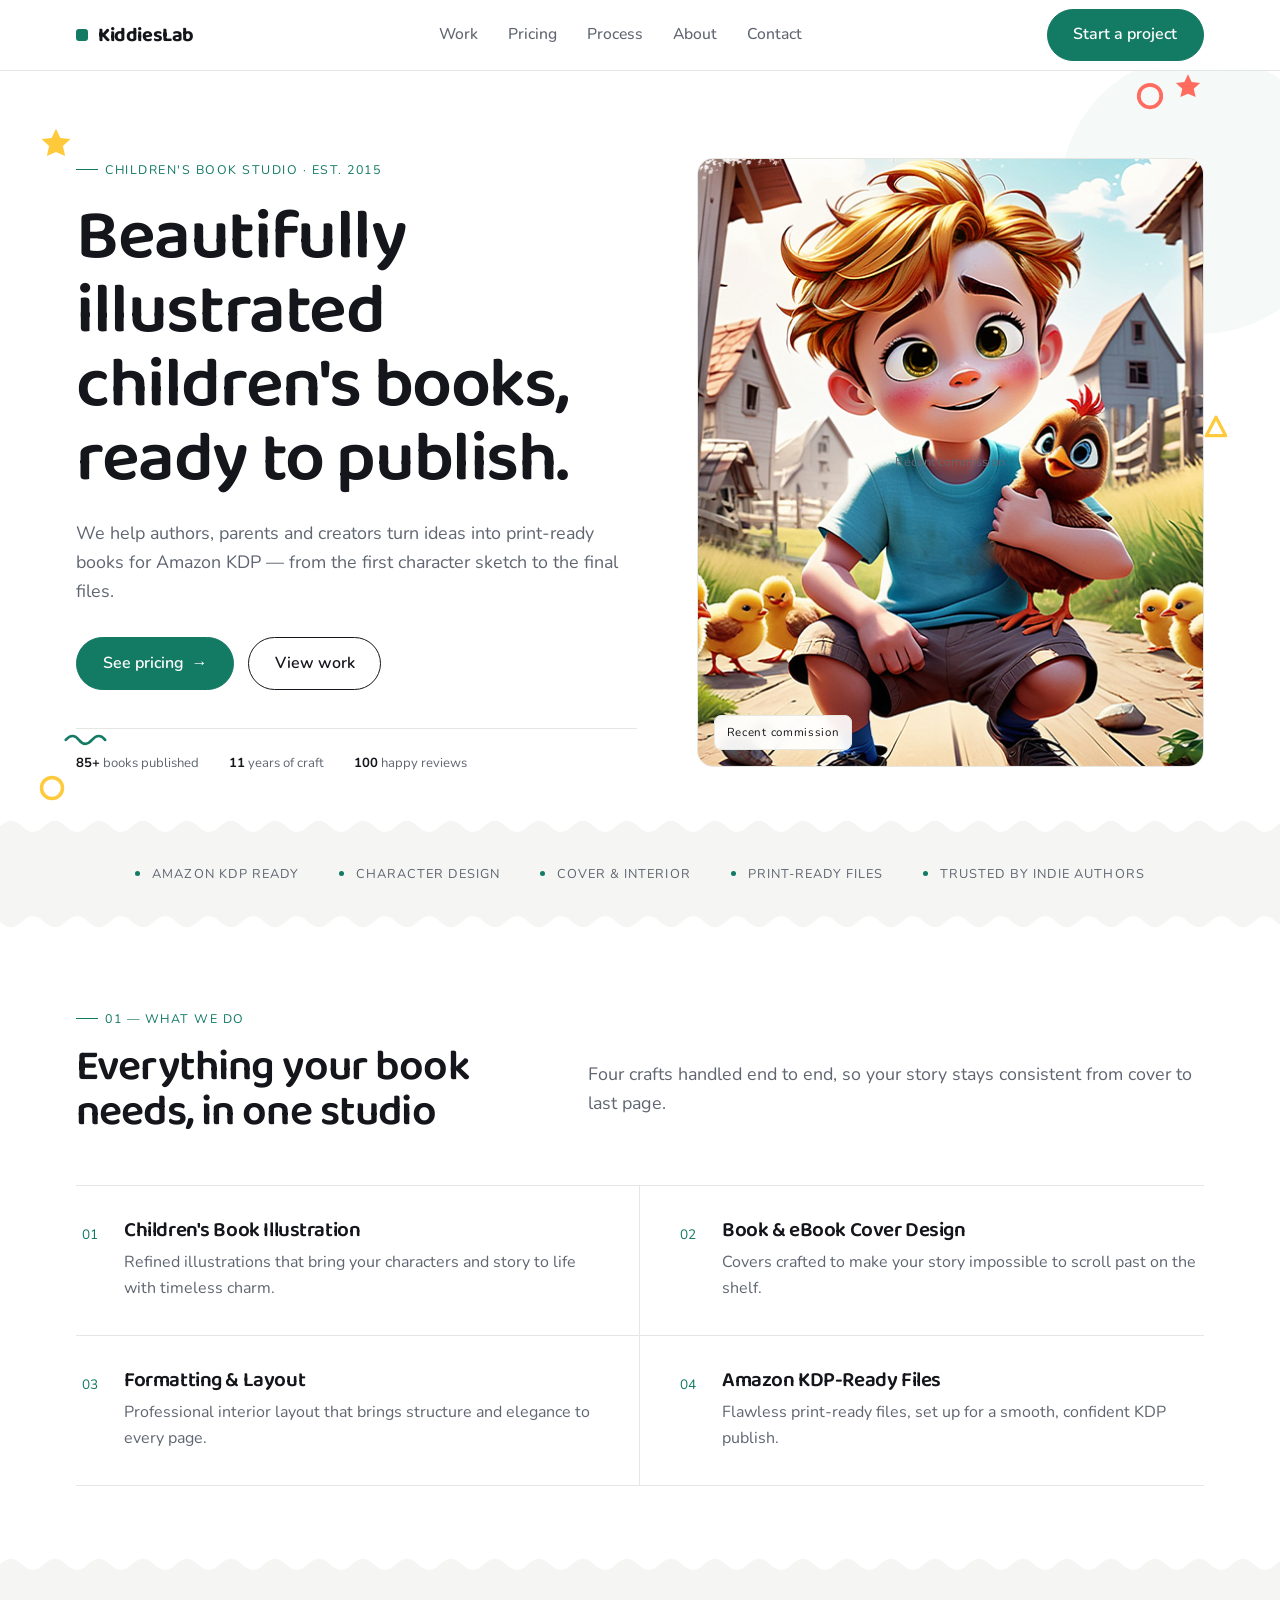
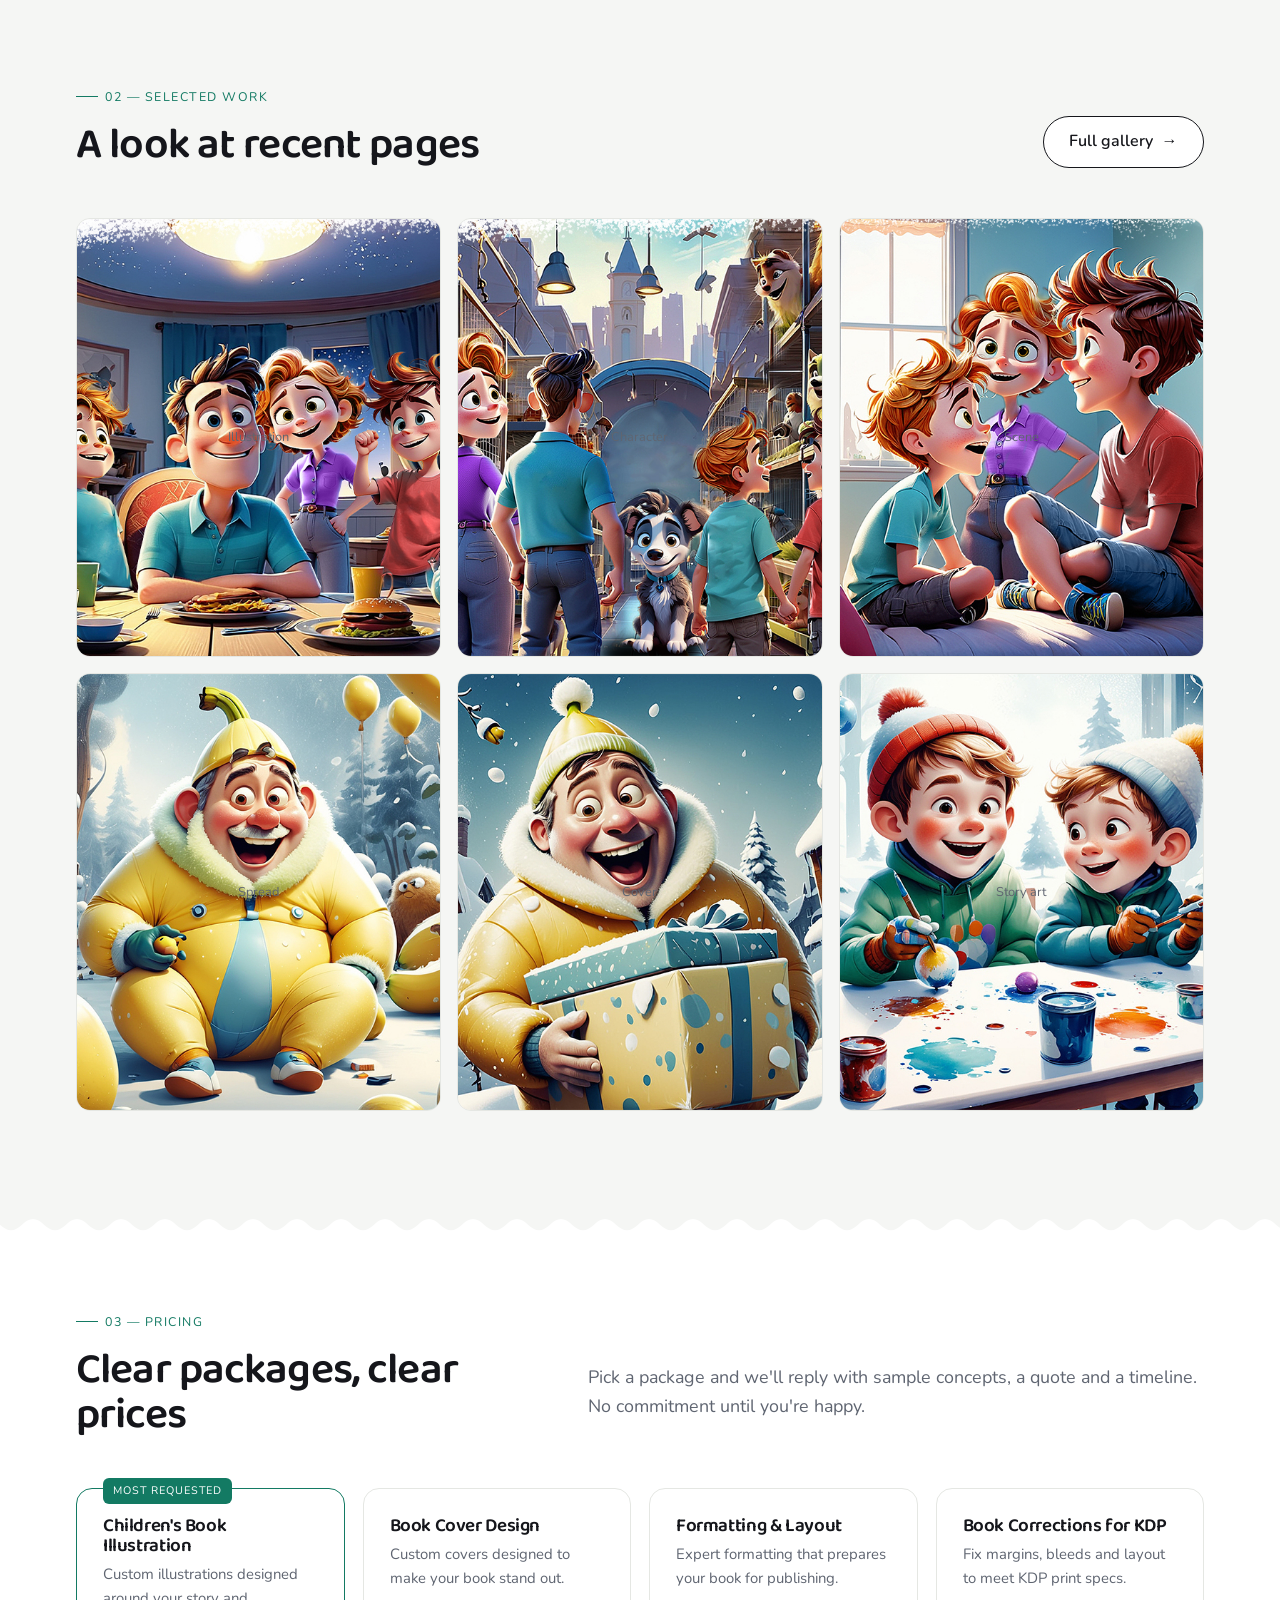
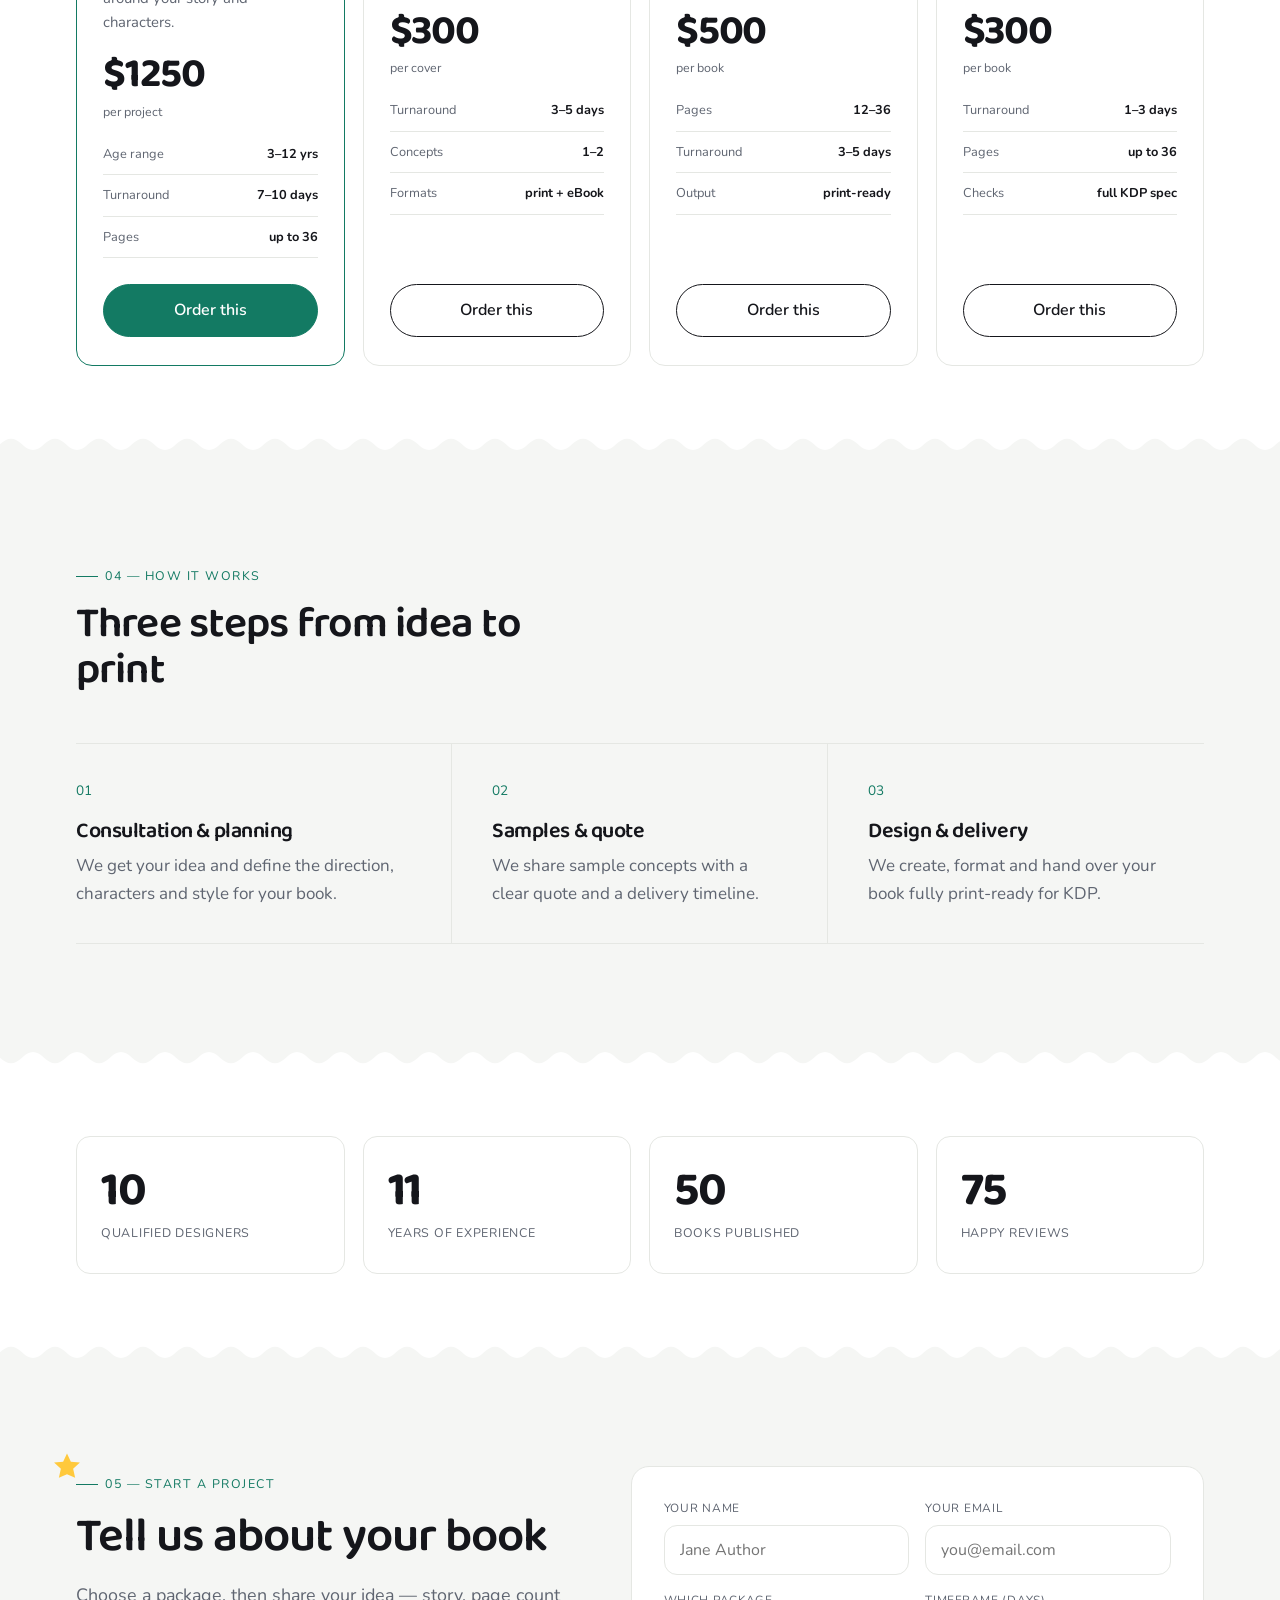
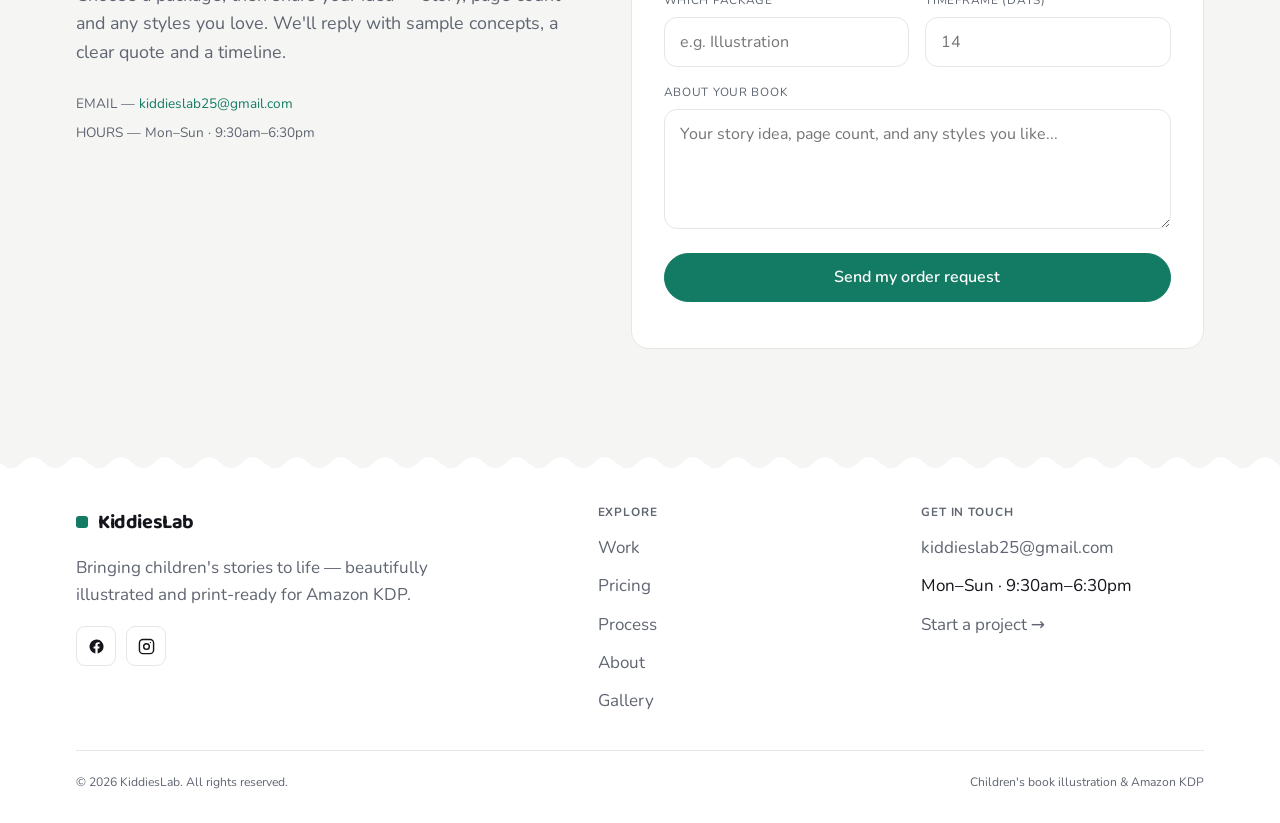
<file: index.html>
<!doctype html>
<html lang="en">
<head>
<meta charset="utf-8">
<meta name="viewport" content="width=device-width, initial-scale=1">
<title>KiddiesLab — Children's Book Illustration &amp; Amazon KDP Studio</title>
<meta name="description" content="A children's book studio. We turn ideas into beautifully illustrated, print-ready books for Amazon KDP — from first sketch to final files.">
<link rel="icon" href="assets/img/favicon.png" type="image/png">
<link rel="preconnect" href="https://fonts.googleapis.com">
<link rel="preconnect" href="https://fonts.gstatic.com" crossorigin>
<link href="https://fonts.googleapis.com/css2?family=Baloo+2:wght@500;600;700;800&family=Nunito:wght@400;500;600;700;800&display=swap" rel="stylesheet">
<style>
:root{
  --bg:#FFFFFF;
  --surface:#F5F6F4;
  --ink:#15161B;
  --muted:#5F6571;
  --line:#E5E7E3;
  --accent:#137A63;
  --accent-d:#0E5E4C;
  --tint:#E8F1ED;
  --maxw:1180px;
  --pad:26px;
}
*{box-sizing:border-box}
html{scroll-behavior:smooth}
body{margin:0;background:var(--bg);color:var(--ink);font-family:"Nunito",system-ui,sans-serif;
  font-size:17px;line-height:1.6;-webkit-font-smoothing:antialiased;overflow-x:hidden}
h1,h2,h3,h4{font-family:"Baloo 2",cursive;font-weight:600;line-height:1.05;margin:0;letter-spacing:-.02em}
a{color:inherit;text-decoration:none}
img{max-width:100%;display:block}
.wrap{max-width:var(--maxw);margin:0 auto;padding:0 var(--pad)}
.muted{color:var(--muted)}
.lead{color:var(--muted);font-size:1.12rem;max-width:56ch}

/* index label (signature) */
.label{font-family:"Nunito",sans-serif;font-size:.78rem;letter-spacing:.12em;text-transform:uppercase;
  color:var(--accent);display:inline-flex;align-items:center;gap:.6em}
.label::before{content:"";width:22px;height:1px;background:var(--accent)}

/* buttons */
.btn{display:inline-flex;align-items:center;gap:.5em;font-family:"Nunito",sans-serif;font-weight:600;font-size:1rem;
  padding:.78em 1.6em;border-radius:999px;border:1px solid var(--ink);background:var(--bg);color:var(--ink);
  cursor:pointer;transition:background .18s,color .18s,border-color .18s,transform .18s}
.btn:hover{transform:translateY(-2px)}
.btn-fill{background:var(--accent);border-color:var(--accent);color:#fff}
.btn-fill:hover{background:var(--accent-d);border-color:var(--accent-d)}
.btn-ghost:hover{background:var(--ink);color:var(--bg)}
.btn:focus-visible{outline:2px solid var(--accent);outline-offset:3px}
.arrow{transition:transform .18s}
.btn:hover .arrow{transform:translateX(3px)}

/* header */
header{position:sticky;top:0;z-index:60;background:rgba(255,255,255,.82);backdrop-filter:blur(12px);border-bottom:1px solid var(--line)}
.nav{display:flex;align-items:center;justify-content:space-between;height:70px}
.brand{display:flex;align-items:center;gap:.5em;font-family:"Baloo 2",cursive;font-weight:700;font-size:1.25rem;letter-spacing:-.02em}
.brand i{width:12px;height:12px;border-radius:3px;background:var(--accent);display:inline-block}
nav.links{display:flex;gap:30px;font-weight:500;font-size:.98rem}
nav.links a{position:relative;color:var(--muted);transition:color .15s}
nav.links a:hover{color:var(--ink)}
.nav-cta{display:flex;align-items:center;gap:14px}
.burger{display:none;width:44px;height:40px;border:1px solid var(--line);border-radius:8px;background:none;cursor:pointer;
  flex-direction:column;align-items:center;justify-content:center;gap:4px}
.burger span{width:18px;height:2px;background:var(--ink);border-radius:2px}

/* hero */
.hero{padding:80px 0 70px}
.hero-grid{display:grid;grid-template-columns:1.05fr .95fr;gap:60px;align-items:center}
.hero h1{font-size:clamp(2.6rem,5.6vw,4.4rem);font-weight:600;margin:22px 0 22px}
.hero .lead{margin-bottom:32px}
.hero-btns{display:flex;flex-wrap:wrap;gap:14px;margin-bottom:38px}
.hero-meta{display:flex;gap:30px;flex-wrap:wrap;font-family:"Nunito",sans-serif;font-size:.82rem;color:var(--muted);
  padding-top:24px;border-top:1px solid var(--line)}
.hero-meta b{color:var(--ink);font-weight:700}
.hero-art{position:relative;border:1px solid var(--line);border-radius:16px;overflow:hidden;aspect-ratio:5/6;
  background:var(--surface)}
.hero-art img{width:100%;height:100%;object-fit:cover}
.hero-art .cap{position:absolute;left:16px;bottom:16px;background:rgba(255,255,255,.92);backdrop-filter:blur(4px);
  font-family:"Nunito",sans-serif;font-size:.72rem;letter-spacing:.06em;padding:7px 12px;border-radius:7px;border:1px solid var(--line)}
.hero-art .ph{position:absolute;inset:0;display:grid;place-items:center;color:var(--muted);font-family:"Nunito",sans-serif;font-size:.8rem}

/* marquee proof */
.proof{background:var(--surface)}
.proof .wrap{display:flex;flex-wrap:wrap;gap:14px 40px;justify-content:center;padding:20px var(--pad);
  font-family:"Nunito",sans-serif;font-size:.8rem;letter-spacing:.08em;text-transform:uppercase;color:var(--muted)}
.proof span{display:inline-flex;align-items:center;gap:12px}
.proof span::before{content:"";width:5px;height:5px;border-radius:50%;background:var(--accent)}

/* section frame */
.section{padding:96px 0}
.section.alt{background:var(--surface)}
.shead{display:flex;justify-content:space-between;align-items:flex-end;gap:30px;margin-bottom:50px;flex-wrap:wrap}
.shead h2{font-size:clamp(1.9rem,3.6vw,2.7rem);font-weight:600;max-width:18ch}
.shead .label{margin-bottom:16px}

/* services list */
.svc-grid{display:grid;grid-template-columns:repeat(2,1fr);gap:0;border-top:1px solid var(--line)}
.svc{display:grid;grid-template-columns:auto 1fr;gap:26px;padding:34px 6px;border-bottom:1px solid var(--line);
  align-items:start;transition:padding-left .2s}
.svc:nth-child(odd){border-right:1px solid var(--line);padding-right:40px}
.svc:nth-child(even){padding-left:40px}
.svc:hover{padding-left:14px}
.svc:nth-child(even):hover{padding-left:54px}
.svc .no{font-family:"Nunito",sans-serif;color:var(--accent);font-size:.85rem;padding-top:4px}
.svc h3{font-size:1.3rem;font-weight:600;margin-bottom:8px}
.svc p{margin:0;color:var(--muted);font-size:1rem}

/* work gallery */
.gal{display:grid;grid-template-columns:repeat(3,1fr);gap:16px}
.tile{position:relative;aspect-ratio:5/6;border:1px solid var(--line);border-radius:14px;overflow:hidden;background:var(--surface)}
.tile img{width:100%;height:100%;object-fit:cover;transition:transform .5s ease}
.tile:hover img{transform:scale(1.05)}
.tile .ph{position:absolute;inset:0;display:grid;place-items:center;color:var(--muted);font-family:"Nunito",sans-serif;font-size:.8rem}
.tile .cap{position:absolute;left:0;right:0;bottom:0;padding:14px 16px;color:#fff;font-family:"Nunito",sans-serif;
  font-size:.74rem;letter-spacing:.06em;background:linear-gradient(transparent,rgba(21,22,27,.78));opacity:0;transition:opacity .25s}
.tile:hover .cap{opacity:1}

/* pricing */
.pricing{display:grid;grid-template-columns:repeat(4,1fr);gap:18px}
.plan{display:flex;flex-direction:column;border:1px solid var(--line);border-radius:16px;padding:28px 26px;background:var(--bg);
  transition:transform .2s,box-shadow .2s}
.plan:hover{transform:translateY(-5px);box-shadow:0 18px 40px -24px rgba(21,22,27,.28)}
.plan.feat{border-color:var(--accent);background:var(--bg);position:relative}
.plan.feat::after{content:"Most requested";position:absolute;top:-11px;left:26px;background:var(--accent);color:#fff;
  font-family:"Nunito",sans-serif;font-size:.68rem;letter-spacing:.08em;text-transform:uppercase;padding:4px 10px;border-radius:6px}
.plan h3{font-size:1.18rem;font-weight:600;margin-bottom:6px}
.plan .pdesc{color:var(--muted);font-size:.93rem;margin:0 0 20px;min-height:2.4em}
.plan .price{font-family:"Baloo 2",cursive;font-weight:700;font-size:2.6rem;line-height:1;letter-spacing:-.03em}
.plan .per{font-family:"Nunito",sans-serif;font-size:.78rem;color:var(--muted);margin:6px 0 22px}
.spec{list-style:none;padding:0;margin:0 0 26px;display:grid;gap:10px;font-size:.9rem}
.spec li{display:flex;justify-content:space-between;font-family:"Nunito",sans-serif;font-size:.8rem;color:var(--muted);
  padding-bottom:10px;border-bottom:1px solid var(--line)}
.spec li b{color:var(--ink);font-weight:700}
.plan .btn{margin-top:auto;justify-content:center;width:100%}

/* process */
.steps{display:grid;grid-template-columns:repeat(3,1fr);gap:0;border-top:1px solid var(--line)}
.pstep{padding:36px 30px 36px 0;border-bottom:1px solid var(--line)}
.pstep:not(:last-child){border-right:1px solid var(--line);padding-right:40px}
.pstep:not(:first-child){padding-left:40px}
.pstep .no{font-family:"Nunito",sans-serif;color:var(--accent);font-size:.85rem;margin-bottom:18px;display:block}
.pstep h3{font-size:1.35rem;font-weight:600;margin-bottom:10px}
.pstep p{margin:0;color:var(--muted)}

/* stats */
.stats{display:grid;grid-template-columns:repeat(4,1fr);gap:18px}
.stat{padding:30px 24px;border:1px solid var(--line);border-radius:14px;background:var(--bg)}
.stat .num{font-family:"Baloo 2",cursive;font-weight:700;font-size:3rem;line-height:1;letter-spacing:-.03em}
.stat p{margin:8px 0 0;font-family:"Nunito",sans-serif;font-size:.78rem;text-transform:uppercase;letter-spacing:.06em;color:var(--muted)}

/* order */
.order-grid{display:grid;grid-template-columns:1fr 1.15fr;gap:56px;align-items:start}
.order-grid h2{font-size:clamp(2rem,4vw,3rem);font-weight:600;margin:18px 0 18px}
.contactline{font-family:"Nunito",sans-serif;font-size:.85rem;color:var(--muted);margin-top:26px;display:grid;gap:8px}
.contactline a{color:var(--accent)}
form.order{border:1px solid var(--line);border-radius:18px;padding:32px;background:var(--bg)}
.frow{display:grid;grid-template-columns:1fr 1fr;gap:16px}
.field{margin-bottom:16px}
label{display:block;font-family:"Nunito",sans-serif;font-size:.74rem;letter-spacing:.06em;text-transform:uppercase;color:var(--muted);margin-bottom:7px}
input,textarea{width:100%;font-family:"Nunito",sans-serif;font-size:1rem;padding:13px 15px;border:1px solid var(--line);
  border-radius:13px;background:var(--bg);color:var(--ink);transition:border-color .15s}
input:focus,textarea:focus{outline:none;border-color:var(--accent)}
textarea{min-height:120px;resize:vertical}
.formmsg{margin:14px 0 0;font-family:"Nunito",sans-serif;font-size:.85rem}
.formmsg.ok{color:var(--accent)}.formmsg.err{color:#C0392B}

/* footer */
footer{border-top:1px solid var(--line);padding:60px 0 30px}
.fgrid{display:grid;grid-template-columns:1.7fr 1fr 1fr;gap:40px;padding-bottom:36px;border-bottom:1px solid var(--line)}
footer h4{font-family:"Nunito",sans-serif;font-size:.74rem;letter-spacing:.08em;text-transform:uppercase;color:var(--muted);margin-bottom:16px;font-weight:700}
.fmenu{list-style:none;padding:0;margin:0;display:grid;gap:11px}
.fmenu a{color:var(--muted)}.fmenu a:hover{color:var(--ink)}
.social{display:flex;gap:10px;margin-top:18px}
.social a{width:40px;height:40px;border:1px solid var(--line);border-radius:9px;display:grid;place-items:center;color:var(--ink);transition:.18s}
.social a:hover{background:var(--accent);border-color:var(--accent);color:#fff}
.copy{padding-top:22px;display:flex;justify-content:space-between;flex-wrap:wrap;gap:10px;
  font-family:"Nunito",sans-serif;font-size:.76rem;color:var(--muted)}

.reveal{opacity:0;transform:translateY(20px);transition:opacity .6s ease,transform .6s ease}
.reveal.in{opacity:1;transform:none}

@media(max-width:920px){
  .hero-grid{grid-template-columns:1fr;gap:40px}
  .hero-art{max-width:440px}
  .svc-grid{grid-template-columns:1fr}
  .svc,.svc:nth-child(odd){border-right:none;padding:30px 6px}
  .svc:nth-child(even){padding-left:6px}
  .gal{grid-template-columns:repeat(2,1fr)}
  .pricing{grid-template-columns:repeat(2,1fr)}
  .steps{grid-template-columns:1fr}
  .pstep,.pstep:not(:last-child){border-right:none;padding:30px 0}
  .pstep:not(:first-child){padding-left:0}
  .stats{grid-template-columns:repeat(2,1fr)}
  .order-grid{grid-template-columns:1fr;gap:34px}
  .fgrid{grid-template-columns:1fr;gap:28px}
}
@media(max-width:620px){
  nav.links,.nav-cta .btn{display:none}
  .burger{display:flex}
  nav.links.open{display:flex;position:absolute;top:70px;left:0;right:0;flex-direction:column;background:var(--bg);
    border-bottom:1px solid var(--line);padding:18px var(--pad);gap:16px}
  .section{padding:64px 0}
  .gal,.pricing,.stats{grid-template-columns:1fr}
  .frow{grid-template-columns:1fr}
  .hero-btns .btn{flex:1;justify-content:center}
}
@media(prefers-reduced-motion:reduce){*{animation:none!important;transition:none!important;scroll-behavior:auto}.reveal{opacity:1;transform:none}}

/* playful shapes */
:root{--c-sun:#FFC93C;--c-coral:#FF6B5E;--c-sky:#54B8E0}
.wrap{position:relative;z-index:1}
.shapes{position:absolute;inset:0;overflow:hidden;pointer-events:none;z-index:0}
.shapes .sh{position:absolute;display:block;animation:bob 6s ease-in-out infinite}
.shapes .spin{animation:spin 20s linear infinite}
.shapes .blob{position:absolute;border-radius:50%;opacity:.45}
@keyframes bob{0%,100%{transform:translateY(0) rotate(0)}50%{transform:translateY(-13px) rotate(9deg)}}
@keyframes spin{to{transform:rotate(360deg)}}
@media(max-width:620px){.shapes .sh{transform:scale(.8)}.shapes .hide-sm{display:none}}
@media(prefers-reduced-motion:reduce){.shapes .sh,.shapes .spin{animation:none}}

/* wavy section edges */
.section.alt,.proof{position:relative}
.section.alt::before,.section.alt::after,.proof::before,.proof::after{
  content:"";position:absolute;left:0;width:100%;height:30px;background:var(--surface);
  z-index:1;pointer-events:none;
  -webkit-mask:url("data:image/svg+xml;utf8,<svg xmlns='http://www.w3.org/2000/svg' width='40' height='40' viewBox='0 0 40 40' preserveAspectRatio='none'><path d='M0 15 q10 -15 20 0 t20 0 V40 H0 Z' fill='white'/></svg>") repeat-x;mask:url("data:image/svg+xml;utf8,<svg xmlns='http://www.w3.org/2000/svg' width='40' height='40' viewBox='0 0 40 40' preserveAspectRatio='none'><path d='M0 15 q10 -15 20 0 t20 0 V40 H0 Z' fill='white'/></svg>") repeat-x;
  -webkit-mask-size:44px 30px;mask-size:44px 30px}
.section.alt::before,.proof::before{top:-29px}
.section.alt::after,.proof::after{bottom:-29px;transform:scaleY(-1)}
</style>
</head>
<body>

<!-- HEADER -->
<header>
  <div class="wrap nav">
    <a class="brand" href="index.html"><i></i>KiddiesLab</a>
    <nav class="links" id="menu">
      <a href="#work">Work</a>
      <a href="#pricing">Pricing</a>
      <a href="#process">Process</a>
      <a href="about.html">About</a>
      <a href="contact.html">Contact</a>
    </nav>
    <div class="nav-cta">
      <a href="#order" class="btn btn-fill">Start a project</a>
      <button class="burger" id="burger" aria-label="Menu"><span></span><span></span><span></span></button>
    </div>
  </div>
</header>

<!-- HERO -->
<section class="hero">
  <div class="shapes" aria-hidden="true">
    <span class="blob hide-sm" style="width:280px;height:280px;background:var(--tint);top:6%;right:-60px"></span>
    <span class="sh" style="top:14%;left:3%;width:36px"><svg viewBox="0 0 24 24" fill="var(--c-sun)"><path d="M12 1.8l2.9 6.2 6.8.7-5.1 4.6 1.5 6.7L12 17.4 5.9 20l1.5-6.7L2.3 8.7l6.8-.7z"/></svg></span>
    <span class="sh spin" style="top:9%;right:9%;width:30px"><svg viewBox="0 0 24 24" fill="none" stroke="var(--c-coral)" stroke-width="3"><circle cx="12" cy="12" r="9"/></svg></span>
    <span class="sh hide-sm" style="bottom:16%;left:5%;width:56px;animation-delay:.7s"><svg viewBox="0 0 64 18" fill="none" stroke="var(--accent)" stroke-width="3" stroke-linecap="round"><path d="M2 9q8-9 15 0t15 0 15 0"/></svg></span>
    <span class="sh" style="top:46%;right:4%;width:26px;animation-delay:1.1s"><svg viewBox="0 0 24 24" fill="none" stroke="var(--c-sun)" stroke-width="3" stroke-linejoin="round"><path d="M12 3l9 17H3z"/></svg></span>
    <span class="sh hide-sm" style="bottom:24%;right:14%;width:22px;animation-delay:.4s"><svg viewBox="0 0 24 24" fill="none" stroke="var(--c-coral)" stroke-width="3" stroke-linecap="round"><path d="M12 4v16M4 12h16"/></svg></span>
  </div>
  <div class="wrap hero-grid">
    <div class="reveal">
      <span class="label">Children's book studio · est. 2015</span>
      <h1>Beautifully illustrated children's books, ready to publish.</h1>
      <p class="lead">We help authors, parents and creators turn ideas into print-ready books for Amazon KDP — from the first character sketch to the final files.</p>
      <div class="hero-btns">
        <a href="#pricing" class="btn btn-fill">See pricing <span class="arrow">→</span></a>
        <a href="#work" class="btn btn-ghost">View work</a>
      </div>
      <div class="hero-meta">
        <span><b>85+</b> books published</span>
        <span><b>11</b> years of craft</span>
        <span><b>100</b> happy reviews</span>
      </div>
    </div>
    <div class="hero-art reveal">
      <div class="ph">Recent commission</div>
      <img src="assets/img/project/p-1.jpg" alt="Recent children's book illustration" onerror="this.remove()">
      <span class="cap">Recent commission</span>
    </div>
  </div>
</section>

<!-- PROOF -->
<div class="proof">
  <div class="wrap">
    <span>Amazon KDP ready</span>
    <span>Character design</span>
    <span>Cover &amp; interior</span>
    <span>Print-ready files</span>
    <span>Trusted by indie authors</span>
  </div>
</div>

<!-- SERVICES -->
<section class="section" id="services">
  <div class="wrap">
    <div class="shead reveal">
      <div>
        <span class="label">01 — What we do</span>
        <h2>Everything your book needs, in one studio</h2>
      </div>
      <p class="lead">Four crafts handled end to end, so your story stays consistent from cover to last page.</p>
    </div>
    <div class="svc-grid">
      <div class="svc reveal"><span class="no">01</span><div><h3>Children's Book Illustration</h3><p>Refined illustrations that bring your characters and story to life with timeless charm.</p></div></div>
      <div class="svc reveal"><span class="no">02</span><div><h3>Book &amp; eBook Cover Design</h3><p>Covers crafted to make your story impossible to scroll past on the shelf.</p></div></div>
      <div class="svc reveal"><span class="no">03</span><div><h3>Formatting &amp; Layout</h3><p>Professional interior layout that brings structure and elegance to every page.</p></div></div>
      <div class="svc reveal"><span class="no">04</span><div><h3>Amazon KDP-Ready Files</h3><p>Flawless print-ready files, set up for a smooth, confident KDP publish.</p></div></div>
    </div>
  </div>
</section>

<!-- WORK -->
<section class="section alt" id="work">
  <div class="wrap">
    <div class="shead reveal">
      <div>
        <span class="label">02 — Selected work</span>
        <h2>A look at recent pages</h2>
      </div>
      <a href="gallery.html" class="btn btn-ghost">Full gallery <span class="arro,w">→</span></a>
    </div>
    <div class="gal">
      <div class="tile reveal"><div class="ph">Illustration</div><img src="assets/img/project/p-2.jpg" alt="Children's book illustration" onerror="this.remove()"><span class="cap">Picture-book illustration</span></div>
      <div class="tile reveal"><div class="ph">Character</div><img src="assets/img/project/p-3.jpg" alt="Character design" onerror="this.remove()"><span class="cap">Character design</span></div>
      <div class="tile reveal"><div class="ph">Scene</div><img src="assets/img/project/p-4.jpg" alt="Scene illustration" onerror="this.remove()"><span class="cap">Scene illustration</span></div>
      <div class="tile reveal"><div class="ph">Spread</div><img src="assets/img/project/p-5.jpg" alt="Page spread" onerror="this.remove()"><span class="cap">Page spread</span></div>
      <div class="tile reveal"><div class="ph">Cover</div><img src="assets/img/project/p-6.jpg" alt="Cover artwork" onerror="this.remove()"><span class="cap">Cover artwork</span></div>
      <div class="tile reveal"><div class="ph">Story art</div><img src="assets/img/project/p-7.jpg" alt="Story illustration" onerror="this.remove()"><span class="cap">Story illustration</span></div>
    </div>
  </div>
</section>

<!-- PRICING -->
<section class="section" id="pricing">
  <div class="shapes" aria-hidden="true">
    <span class="sh" style="top:8%;right:6%;width:30px"><svg viewBox="0 0 24 24" fill="var(--c-coral)"><path d="M12 1.8l2.9 6.2 6.8.7-5.1 4.6 1.5 6.7L12 17.4 5.9 20l1.5-6.7L2.3 8.7l6.8-.7z"/></svg></span>
    <span class="sh spin hide-sm" style="bottom:10%;left:3%;width:28px;animation-delay:.5s"><svg viewBox="0 0 24 24" fill="none" stroke="var(--c-sun)" stroke-width="3"><circle cx="12" cy="12" r="9"/></svg></span>
  </div>
  <div class="wrap">
    <div class="shead reveal">
      <div>
        <span class="label">03 — Pricing</span>
        <h2>Clear packages, clear prices</h2>
      </div>
      <p class="lead">Pick a package and we'll reply with sample concepts, a quote and a timeline. No commitment until you're happy.</p>
    </div>
    <div class="pricing">

      <div class="plan feat reveal">
        <h3>Children's Book Illustration</h3>
        <p class="pdesc">Custom illustrations designed around your story and characters.</p>
        <div class="price">$1250</div>
        <div class="per">per project</div>
        <ul class="spec">
          <li>Age range <b>3–12 yrs</b></li>
          <li>Turnaround <b>7–10 days</b></li>
          <li>Pages <b>up to 36</b></li>
        </ul>
        <a href="#order" class="btn btn-fill order-btn" data-package="Children's Book Illustration">Order this</a>
      </div>

      <div class="plan reveal">
        <h3>Book Cover Design</h3>
        <p class="pdesc">Custom covers designed to make your book stand out.</p>
        <div class="price">$300</div>
        <div class="per">per cover</div>
        <ul class="spec">
          <li>Turnaround <b>3–5 days</b></li>
          <li>Concepts <b>1–2</b></li>
          <li>Formats <b>print + eBook</b></li>
        </ul>
        <a href="#order" class="btn btn-ghost order-btn" data-package="Book Cover Design">Order this</a>
      </div>

      <div class="plan reveal">
        <h3>Formatting &amp; Layout</h3>
        <p class="pdesc">Expert formatting that prepares your book for publishing.</p>
        <div class="price">$500</div>
        <div class="per">per book</div>
        <ul class="spec">
          <li>Pages <b>12–36</b></li>
          <li>Turnaround <b>3–5 days</b></li>
          <li>Output <b>print-ready</b></li>
        </ul>
        <a href="#order" class="btn btn-ghost order-btn" data-package="Formatting & Layout">Order this</a>
      </div>

      <div class="plan reveal">
        <h3>Book Corrections for KDP</h3>
        <p class="pdesc">Fix margins, bleeds and layout to meet KDP print specs.</p>
        <div class="price">$300</div>
        <div class="per">per book</div>
        <ul class="spec">
          <li>Turnaround <b>1–3 days</b></li>
          <li>Pages <b>up to 36</b></li>
          <li>Checks <b>full KDP spec</b></li>
        </ul>
        <a href="#order" class="btn btn-ghost order-btn" data-package="Book Corrections for KDP">Order this</a>
      </div>

    </div>
  </div>
</section>

<!-- PROCESS -->
<section class="section alt" id="process">
  <div class="wrap">
    <div class="shead reveal">
      <div>
        <span class="label">04 — How it works</span>
        <h2>Three steps from idea to print</h2>
      </div>
    </div>
    <div class="steps">
      <div class="pstep reveal"><span class="no">01</span><h3>Consultation &amp; planning</h3><p>We get your idea and define the direction, characters and style for your book.</p></div>
      <div class="pstep reveal"><span class="no">02</span><h3>Samples &amp; quote</h3><p>We share sample concepts with a clear quote and a delivery timeline.</p></div>
      <div class="pstep reveal"><span class="no">03</span><h3>Design &amp; delivery</h3><p>We create, format and hand over your book fully print-ready for KDP.</p></div>
    </div>
  </div>
</section>

<!-- STATS -->
<section class="section" id="stats">
  <div class="wrap">
    <div class="stats">
      <div class="stat reveal"><div class="num" data-count="10">10</div><p>Qualified designers</p></div>
      <div class="stat reveal"><div class="num" data-count="11">11</div><p>Years of experience</p></div>
      <div class="stat reveal"><div class="num" data-count="85">85</div><p>Books published</p></div>
      <div class="stat reveal"><div class="num" data-count="100">100</div><p>Happy reviews</p></div>
    </div>
  </div>
</section>

<!-- ORDER -->
<section class="section alt" id="order">
  <div class="shapes" aria-hidden="true">
    <span class="sh" style="top:12%;left:4%;width:32px"><svg viewBox="0 0 24 24" fill="var(--c-sun)"><path d="M12 1.8l2.9 6.2 6.8.7-5.1 4.6 1.5 6.7L12 17.4 5.9 20l1.5-6.7L2.3 8.7l6.8-.7z"/></svg></span>
    <span class="sh hide-sm" style="bottom:14%;right:6%;width:50px;animation-delay:.8s"><svg viewBox="0 0 64 18" fill="none" stroke="var(--c-coral)" stroke-width="3" stroke-linecap="round"><path d="M2 9q8-9 15 0t15 0 15 0"/></svg></span>
    <span class="sh spin hide-sm" style="top:20%;right:10%;width:24px;animation-delay:.3s"><svg viewBox="0 0 24 24" fill="none" stroke="var(--accent)" stroke-width="3"><circle cx="12" cy="12" r="9"/></svg></span>
  </div>
  <div class="wrap">
    <div class="order-grid">
      <div class="reveal">
        <span class="label">05 — Start a project</span>
        <h2>Tell us about your book</h2>
        <p class="lead">Choose a package, then share your idea — story, page count and any styles you love. We'll reply with sample concepts, a clear quote and a timeline.</p>
        <div class="contactline">
          <span>EMAIL — <a href="mailto:kiddieslab25@gmail.com">kiddieslab25@gmail.com</a></span>
          <span>HOURS — Mon–Sun · 9:30am–6:30pm</span>
        </div>
      </div>
      <form class="order reveal" action="https://formspree.io/f/mrergoro" method="POST">
        <div class="frow">
          <div class="field"><label for="name">Your name</label><input id="name" name="Name" type="text" placeholder="Jane Author" required></div>
          <div class="field"><label for="email">Your email</label><input id="email" name="Email" type="email" placeholder="you@email.com" required></div>
        </div>
        <div class="frow">
          <div class="field"><label for="pkg">Which package</label><input id="pkg" name="Package" type="text" placeholder="e.g. Illustration"></div>
          <div class="field"><label for="time">Timeframe (days)</label><input id="time" name="Time-Frame" type="number" placeholder="14"></div>
        </div>
        <div class="field"><label for="msg">About your book</label><textarea id="msg" name="Message" placeholder="Your story idea, page count, and any styles you like..."></textarea></div>
        <button type="submit" class="btn btn-fill" style="width:100%;justify-content:center">Send my order request</button>
        <p class="formmsg" id="formmsg"></p>
      </form>
    </div>
  </div>
</section>

<!-- FOOTER -->
<footer>
  <div class="wrap">
    <div class="fgrid">
      <div>
        <a class="brand" href="index.html"><i></i>KiddiesLab</a>
        <p class="muted" style="margin:16px 0 0;max-width:36ch">Bringing children's stories to life — beautifully illustrated and print-ready for Amazon KDP.</p>
        <div class="social">
          <a href="https://www.facebook.com/share/1ELShEv9VH/?mibextid=LQQJ4d" aria-label="Facebook"><svg width="17" height="17" viewBox="0 0 24 24" fill="currentColor"><path d="M22 12a10 10 0 1 0-11.6 9.9v-7H7.9V12h2.5V9.8c0-2.5 1.5-3.9 3.8-3.9 1.1 0 2.2.2 2.2.2v2.5h-1.2c-1.2 0-1.6.8-1.6 1.6V12h2.7l-.4 2.9h-2.3v7A10 10 0 0 0 22 12z"/></svg></a>
          <a href="https://www.instagram.com/kiddieslab_?igsh=MTBuODVjdjBvNGd0bg%3D%3D&utm_source=qr" aria-label="Instagram"><svg width="17" height="17" viewBox="0 0 24 24" fill="none" stroke="currentColor" stroke-width="2"><rect x="2" y="2" width="20" height="20" rx="5"/><circle cx="12" cy="12" r="4"/><circle cx="17.5" cy="6.5" r="1" fill="currentColor" stroke="none"/></svg></a>
        </div>
      </div>
      <div>
        <h4>Explore</h4>
        <ul class="fmenu">
          <li><a href="#work">Work</a></li>
          <li><a href="#pricing">Pricing</a></li>
          <li><a href="#process">Process</a></li>
          <li><a href="about.html">About</a></li>
          <li><a href="gallery.html">Gallery</a></li>
        </ul>
      </div>
      <div>
        <h4>Get in touch</h4>
        <ul class="fmenu">
          <li><a href="mailto:kiddieslab25@gmail.com">kiddieslab25@gmail.com</a></li>
          <li>Mon–Sun · 9:30am–6:30pm</li>
          <li><a href="#order">Start a project →</a></li>
        </ul>
      </div>
    </div>
    <div class="copy">
      <span>© 2026 KiddiesLab. All rights reserved.</span>
      <span>Children's book illustration &amp; Amazon KDP</span>
    </div>
  </div>
</footer>

<script>
var burger=document.getElementById('burger'),menu=document.getElementById('menu');
burger&&burger.addEventListener('click',function(){menu.classList.toggle('open')});
menu&&menu.addEventListener('click',function(e){if(e.target.tagName==='A')menu.classList.remove('open')});

document.addEventListener('click',function(e){
  var b=e.target.closest('.order-btn');if(!b)return;
  var f=document.getElementById('pkg');if(f)f.value=b.getAttribute('data-package');
});

var io=new IntersectionObserver(function(es){
  es.forEach(function(en){if(en.isIntersecting){en.target.classList.add('in');io.unobserve(en.target);}});
},{threshold:.12});
document.querySelectorAll('.reveal').forEach(function(el){io.observe(el)});

var counted=false;
function countUp(){
  if(counted)return;var s=document.querySelector('.stats');if(!s)return;
  if(s.getBoundingClientRect().top>window.innerHeight-80)return;counted=true;
  document.querySelectorAll('.num').forEach(function(el){
    var t=+el.dataset.count,c=0,step=Math.max(1,Math.round(t/40));
    var iv=setInterval(function(){c+=step;if(c>=t){c=t;clearInterval(iv)}el.textContent=c},26);
  });
}
window.addEventListener('scroll',countUp);window.addEventListener('load',countUp);

var form=document.querySelector('form.order'),msg=document.getElementById('formmsg');
form&&form.addEventListener('submit',function(e){
  e.preventDefault();msg.textContent='Sending…';msg.className='formmsg';
  fetch(form.action,{method:'POST',body:new FormData(form),headers:{'Accept':'application/json'}})
  .then(function(r){
    if(r.ok){form.reset();msg.textContent='Thank you — we\'ll reply with samples, a quote and a timeline.';msg.className='formmsg ok';}
    else{msg.textContent='Something went wrong. Please email kiddieslab25@gmail.com.';msg.className='formmsg err';}
  }).catch(function(){msg.textContent='Network error. Please email kiddieslab25@gmail.com.';msg.className='formmsg err';});
});
</script>
</body>
</html>
</file>
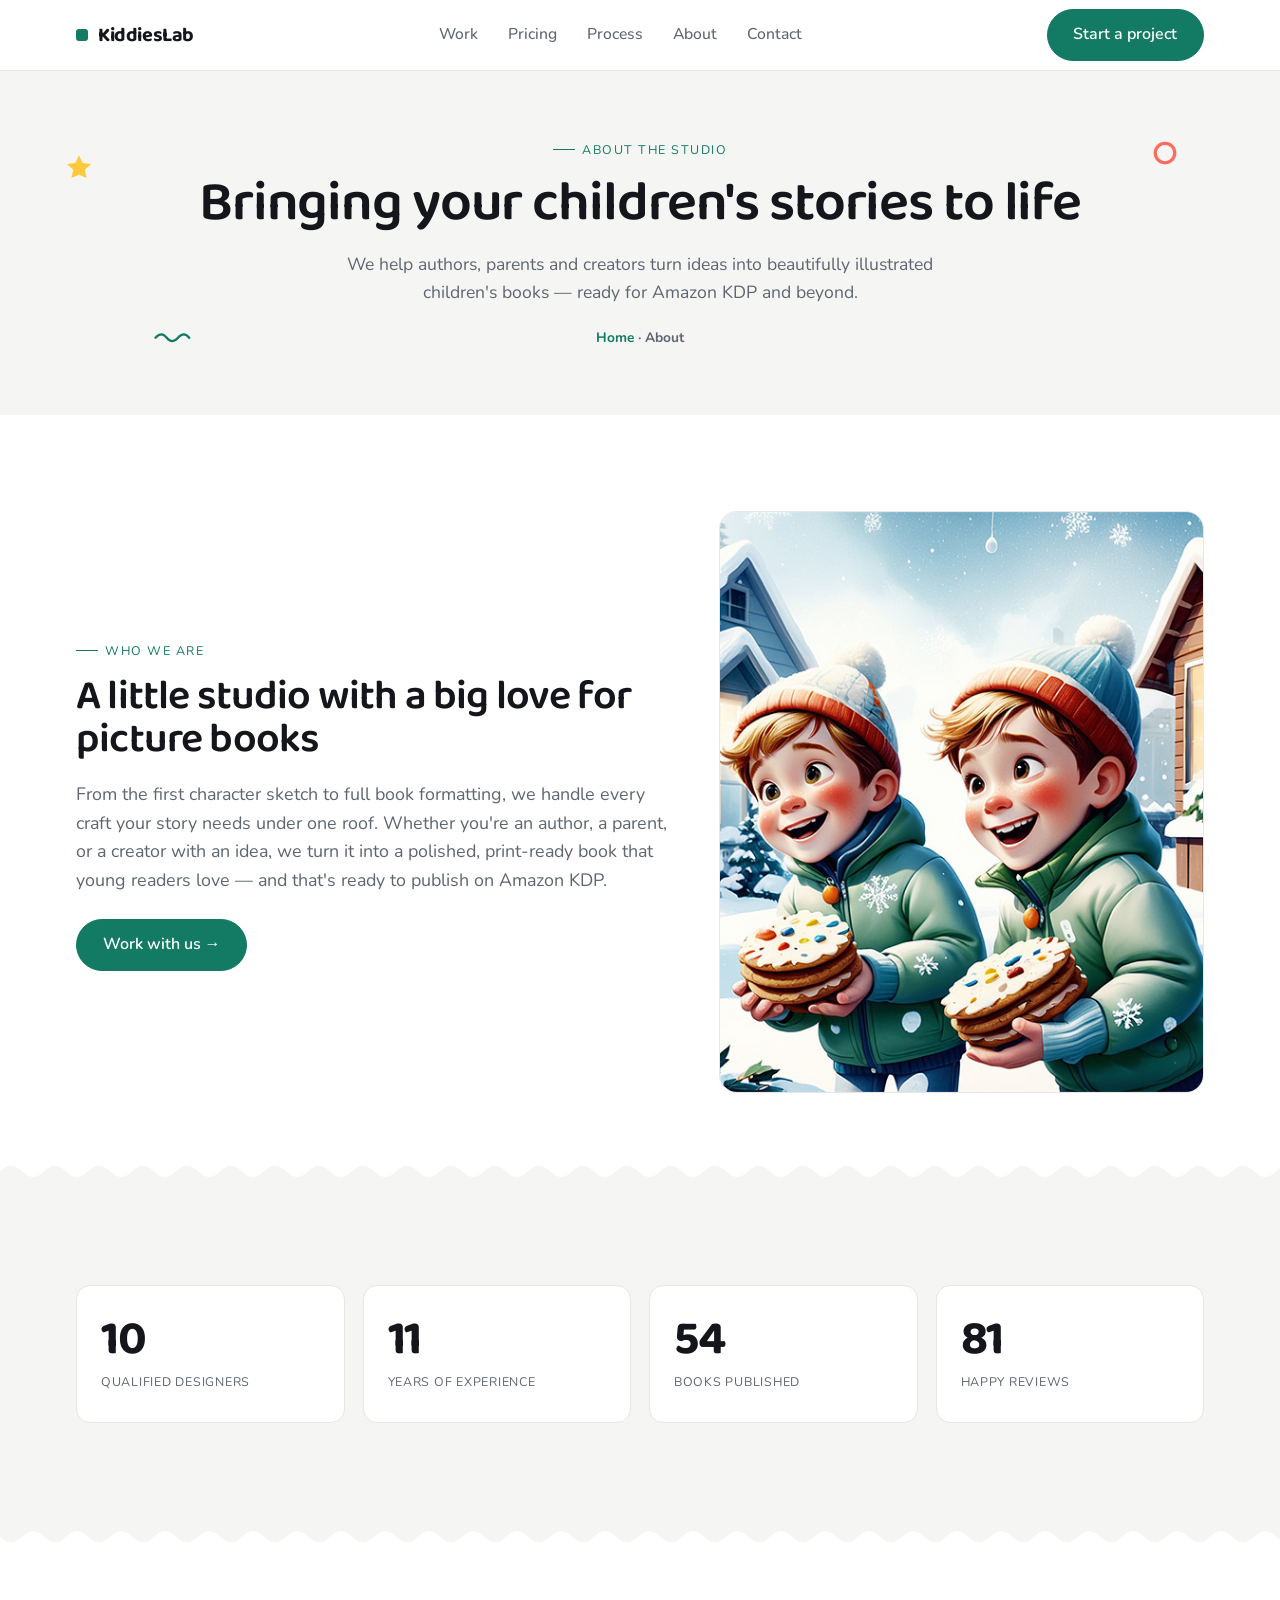
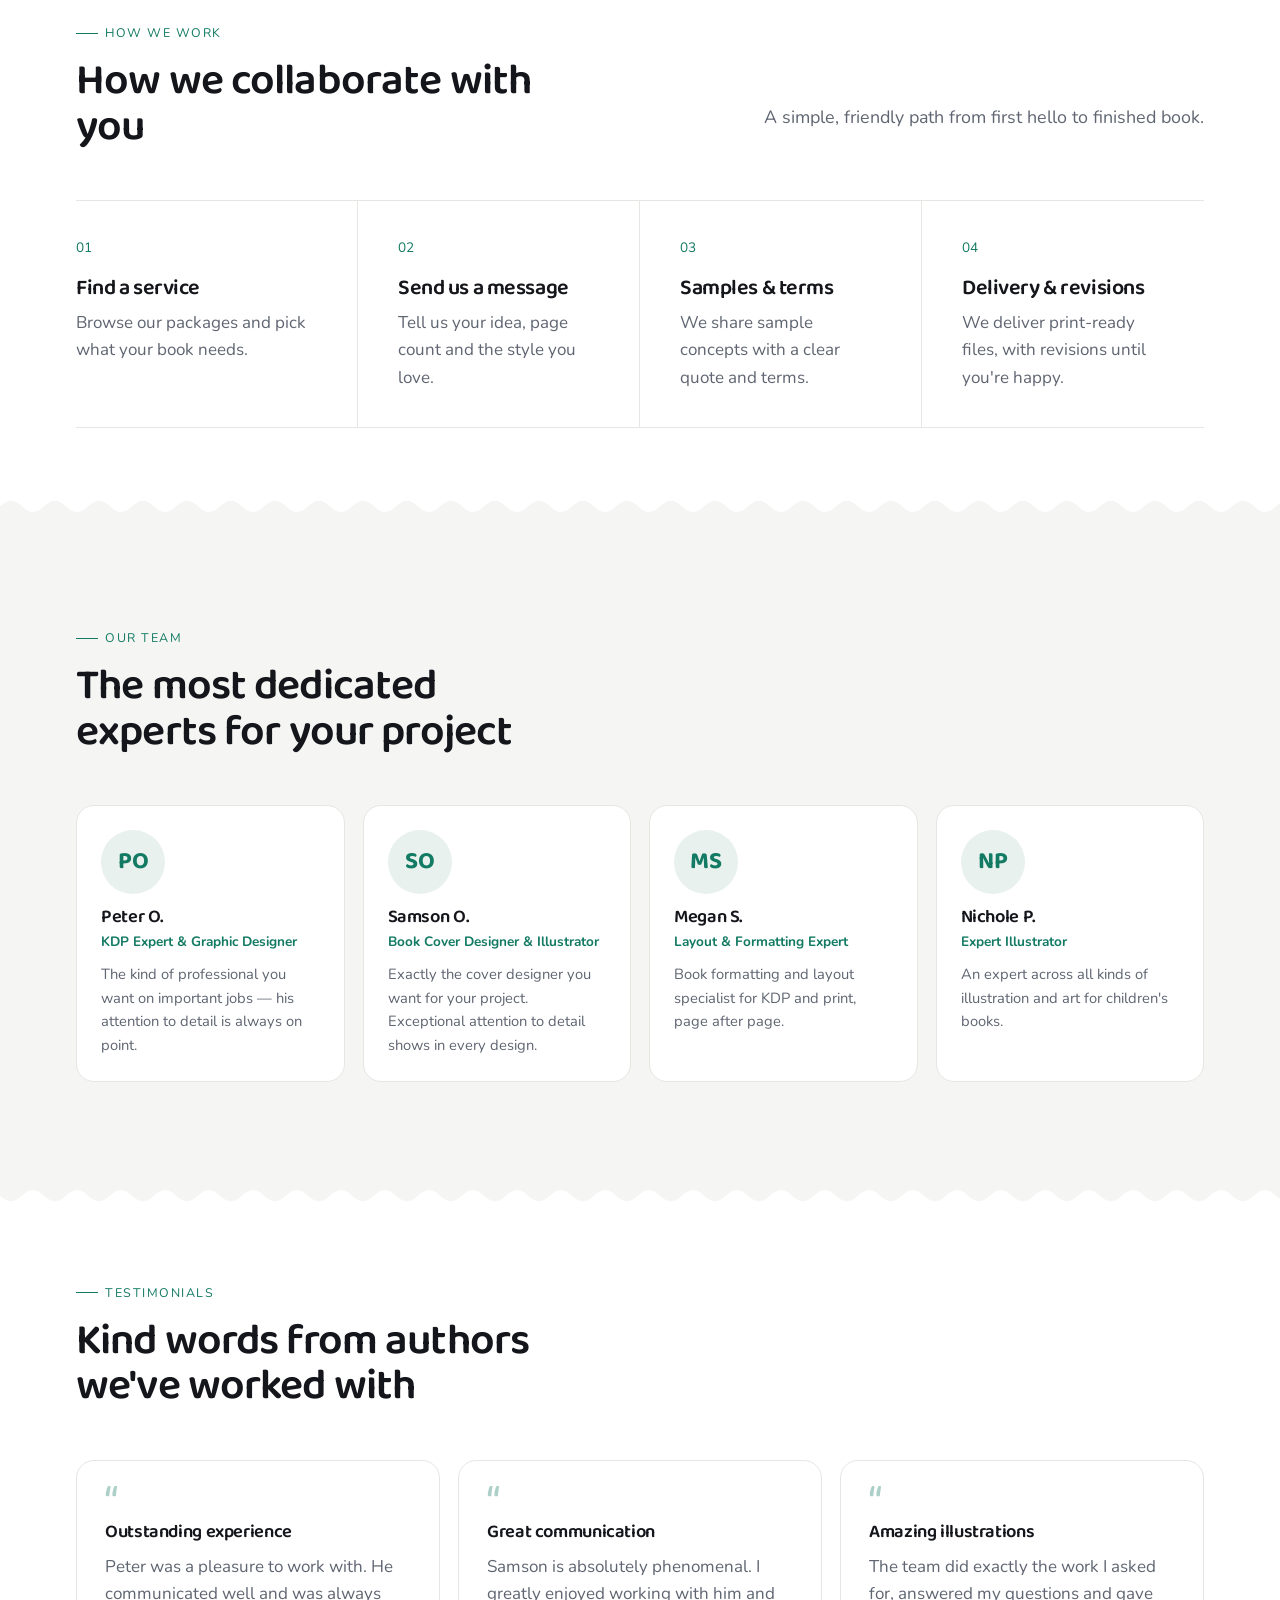
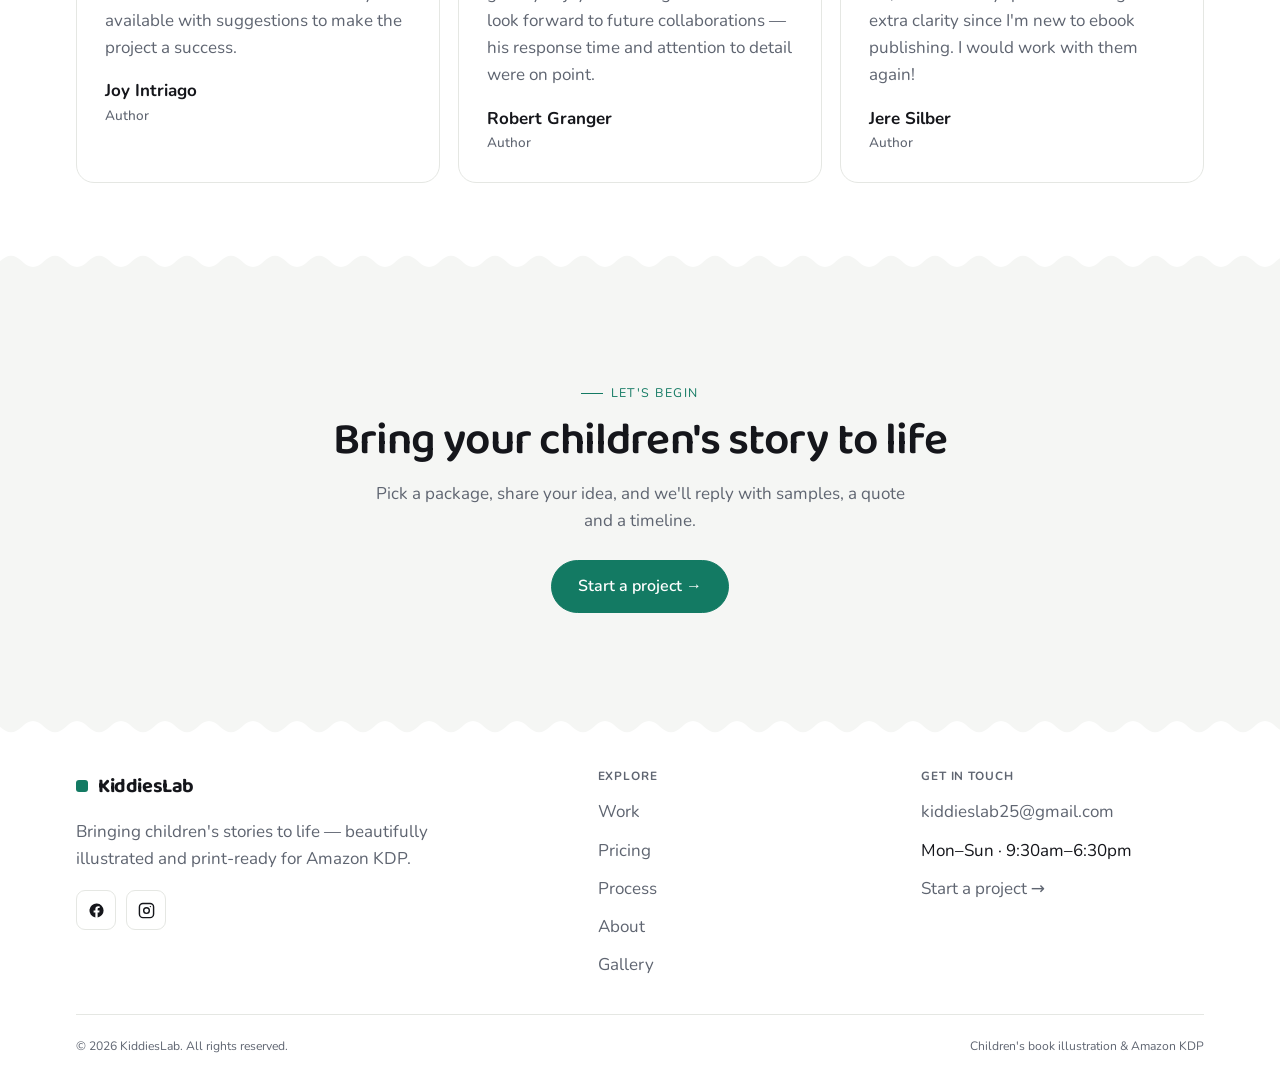
<file: about.html>
<!doctype html>
<html lang="en">
<!doctype html>
<html lang="en">
<head>
<meta charset="utf-8">
<meta name="viewport" content="width=device-width, initial-scale=1">
<title>About — KiddiesLab Children's Book Studio</title>
<meta name="description" content="Meet KiddiesLab — a children's book studio helping authors, parents and creators publish beautifully illustrated, KDP-ready books.">
<link rel="icon" href="assets/img/favicon.png" type="image/png">
<link rel="preconnect" href="https://fonts.googleapis.com">
<link rel="preconnect" href="https://fonts.gstatic.com" crossorigin>
<link href="https://fonts.googleapis.com/css2?family=Baloo+2:wght@500;600;700;800&family=Nunito:wght@400;500;600;700;800&display=swap" rel="stylesheet">
<style>
:root{
  --bg:#FFFFFF;
  --surface:#F5F6F4;
  --ink:#15161B;
  --muted:#5F6571;
  --line:#E5E7E3;
  --accent:#137A63;
  --accent-d:#0E5E4C;
  --tint:#E8F1ED;
  --maxw:1180px;
  --pad:26px;
}
*{box-sizing:border-box}
html{scroll-behavior:smooth}
body{margin:0;background:var(--bg);color:var(--ink);font-family:"Nunito",system-ui,sans-serif;
  font-size:17px;line-height:1.6;-webkit-font-smoothing:antialiased;overflow-x:hidden}
h1,h2,h3,h4{font-family:"Baloo 2",cursive;font-weight:600;line-height:1.05;margin:0;letter-spacing:-.02em}
a{color:inherit;text-decoration:none}
img{max-width:100%;display:block}
.wrap{max-width:var(--maxw);margin:0 auto;padding:0 var(--pad)}
.muted{color:var(--muted)}
.lead{color:var(--muted);font-size:1.12rem;max-width:56ch}

/* index label (signature) */
.label{font-family:"Nunito",sans-serif;font-size:.78rem;letter-spacing:.12em;text-transform:uppercase;
  color:var(--accent);display:inline-flex;align-items:center;gap:.6em}
.label::before{content:"";width:22px;height:1px;background:var(--accent)}

/* buttons */
.btn{display:inline-flex;align-items:center;gap:.5em;font-family:"Nunito",sans-serif;font-weight:600;font-size:1rem;
  padding:.78em 1.6em;border-radius:999px;border:1px solid var(--ink);background:var(--bg);color:var(--ink);
  cursor:pointer;transition:background .18s,color .18s,border-color .18s,transform .18s}
.btn:hover{transform:translateY(-2px)}
.btn-fill{background:var(--accent);border-color:var(--accent);color:#fff}
.btn-fill:hover{background:var(--accent-d);border-color:var(--accent-d)}
.btn-ghost:hover{background:var(--ink);color:var(--bg)}
.btn:focus-visible{outline:2px solid var(--accent);outline-offset:3px}
.arrow{transition:transform .18s}
.btn:hover .arrow{transform:translateX(3px)}

/* header */
header{position:sticky;top:0;z-index:60;background:rgba(255,255,255,.82);backdrop-filter:blur(12px);border-bottom:1px solid var(--line)}
.nav{display:flex;align-items:center;justify-content:space-between;height:70px}
.brand{display:flex;align-items:center;gap:.5em;font-family:"Baloo 2",cursive;font-weight:700;font-size:1.25rem;letter-spacing:-.02em}
.brand i{width:12px;height:12px;border-radius:3px;background:var(--accent);display:inline-block}
nav.links{display:flex;gap:30px;font-weight:500;font-size:.98rem}
nav.links a{position:relative;color:var(--muted);transition:color .15s}
nav.links a:hover{color:var(--ink)}
.nav-cta{display:flex;align-items:center;gap:14px}
.burger{display:none;width:44px;height:40px;border:1px solid var(--line);border-radius:8px;background:none;cursor:pointer;
  flex-direction:column;align-items:center;justify-content:center;gap:4px}
.burger span{width:18px;height:2px;background:var(--ink);border-radius:2px}

/* hero */
.hero{padding:80px 0 70px}
.hero-grid{display:grid;grid-template-columns:1.05fr .95fr;gap:60px;align-items:center}
.hero h1{font-size:clamp(2.6rem,5.6vw,4.4rem);font-weight:600;margin:22px 0 22px}
.hero .lead{margin-bottom:32px}
.hero-btns{display:flex;flex-wrap:wrap;gap:14px;margin-bottom:38px}
.hero-meta{display:flex;gap:30px;flex-wrap:wrap;font-family:"Nunito",sans-serif;font-size:.82rem;color:var(--muted);
  padding-top:24px;border-top:1px solid var(--line)}
.hero-meta b{color:var(--ink);font-weight:700}
.hero-art{position:relative;border:1px solid var(--line);border-radius:16px;overflow:hidden;aspect-ratio:5/6;
  background:var(--surface)}
.hero-art img{width:100%;height:100%;object-fit:cover}
.hero-art .cap{position:absolute;left:16px;bottom:16px;background:rgba(255,255,255,.92);backdrop-filter:blur(4px);
  font-family:"Nunito",sans-serif;font-size:.72rem;letter-spacing:.06em;padding:7px 12px;border-radius:7px;border:1px solid var(--line)}
.hero-art .ph{position:absolute;inset:0;display:grid;place-items:center;color:var(--muted);font-family:"Nunito",sans-serif;font-size:.8rem}

/* marquee proof */
.proof{background:var(--surface)}
.proof .wrap{display:flex;flex-wrap:wrap;gap:14px 40px;justify-content:center;padding:20px var(--pad);
  font-family:"Nunito",sans-serif;font-size:.8rem;letter-spacing:.08em;text-transform:uppercase;color:var(--muted)}
.proof span{display:inline-flex;align-items:center;gap:12px}
.proof span::before{content:"";width:5px;height:5px;border-radius:50%;background:var(--accent)}

/* section frame */
.section{padding:96px 0}
.section.alt{background:var(--surface)}
.shead{display:flex;justify-content:space-between;align-items:flex-end;gap:30px;margin-bottom:50px;flex-wrap:wrap}
.shead h2{font-size:clamp(1.9rem,3.6vw,2.7rem);font-weight:600;max-width:18ch}
.shead .label{margin-bottom:16px}

/* services list */
.svc-grid{display:grid;grid-template-columns:repeat(2,1fr);gap:0;border-top:1px solid var(--line)}
.svc{display:grid;grid-template-columns:auto 1fr;gap:26px;padding:34px 6px;border-bottom:1px solid var(--line);
  align-items:start;transition:padding-left .2s}
.svc:nth-child(odd){border-right:1px solid var(--line);padding-right:40px}
.svc:nth-child(even){padding-left:40px}
.svc:hover{padding-left:14px}
.svc:nth-child(even):hover{padding-left:54px}
.svc .no{font-family:"Nunito",sans-serif;color:var(--accent);font-size:.85rem;padding-top:4px}
.svc h3{font-size:1.3rem;font-weight:600;margin-bottom:8px}
.svc p{margin:0;color:var(--muted);font-size:1rem}

/* work gallery */
.gal{display:grid;grid-template-columns:repeat(3,1fr);gap:16px}
.tile{position:relative;aspect-ratio:5/6;border:1px solid var(--line);border-radius:14px;overflow:hidden;background:var(--surface)}
.tile img{width:100%;height:100%;object-fit:cover;transition:transform .5s ease}
.tile:hover img{transform:scale(1.05)}
.tile .ph{position:absolute;inset:0;display:grid;place-items:center;color:var(--muted);font-family:"Nunito",sans-serif;font-size:.8rem}
.tile .cap{position:absolute;left:0;right:0;bottom:0;padding:14px 16px;color:#fff;font-family:"Nunito",sans-serif;
  font-size:.74rem;letter-spacing:.06em;background:linear-gradient(transparent,rgba(21,22,27,.78));opacity:0;transition:opacity .25s}
.tile:hover .cap{opacity:1}

/* pricing */
.pricing{display:grid;grid-template-columns:repeat(4,1fr);gap:18px}
.plan{display:flex;flex-direction:column;border:1px solid var(--line);border-radius:16px;padding:28px 26px;background:var(--bg);
  transition:transform .2s,box-shadow .2s}
.plan:hover{transform:translateY(-5px);box-shadow:0 18px 40px -24px rgba(21,22,27,.28)}
.plan.feat{border-color:var(--accent);background:var(--bg);position:relative}
.plan.feat::after{content:"Most requested";position:absolute;top:-11px;left:26px;background:var(--accent);color:#fff;
  font-family:"Nunito",sans-serif;font-size:.68rem;letter-spacing:.08em;text-transform:uppercase;padding:4px 10px;border-radius:6px}
.plan h3{font-size:1.18rem;font-weight:600;margin-bottom:6px}
.plan .pdesc{color:var(--muted);font-size:.93rem;margin:0 0 20px;min-height:2.4em}
.plan .price{font-family:"Baloo 2",cursive;font-weight:700;font-size:2.6rem;line-height:1;letter-spacing:-.03em}
.plan .per{font-family:"Nunito",sans-serif;font-size:.78rem;color:var(--muted);margin:6px 0 22px}
.spec{list-style:none;padding:0;margin:0 0 26px;display:grid;gap:10px;font-size:.9rem}
.spec li{display:flex;justify-content:space-between;font-family:"Nunito",sans-serif;font-size:.8rem;color:var(--muted);
  padding-bottom:10px;border-bottom:1px solid var(--line)}
.spec li b{color:var(--ink);font-weight:700}
.plan .btn{margin-top:auto;justify-content:center;width:100%}

/* process */
.steps{display:grid;grid-template-columns:repeat(3,1fr);gap:0;border-top:1px solid var(--line)}
.pstep{padding:36px 30px 36px 0;border-bottom:1px solid var(--line)}
.pstep:not(:last-child){border-right:1px solid var(--line);padding-right:40px}
.pstep:not(:first-child){padding-left:40px}
.pstep .no{font-family:"Nunito",sans-serif;color:var(--accent);font-size:.85rem;margin-bottom:18px;display:block}
.pstep h3{font-size:1.35rem;font-weight:600;margin-bottom:10px}
.pstep p{margin:0;color:var(--muted)}

/* stats */
.stats{display:grid;grid-template-columns:repeat(4,1fr);gap:18px}
.stat{padding:30px 24px;border:1px solid var(--line);border-radius:14px;background:var(--bg)}
.stat .num{font-family:"Baloo 2",cursive;font-weight:700;font-size:3rem;line-height:1;letter-spacing:-.03em}
.stat p{margin:8px 0 0;font-family:"Nunito",sans-serif;font-size:.78rem;text-transform:uppercase;letter-spacing:.06em;color:var(--muted)}

/* order */
.order-grid{display:grid;grid-template-columns:1fr 1.15fr;gap:56px;align-items:start}
.order-grid h2{font-size:clamp(2rem,4vw,3rem);font-weight:600;margin:18px 0 18px}
.contactline{font-family:"Nunito",sans-serif;font-size:.85rem;color:var(--muted);margin-top:26px;display:grid;gap:8px}
.contactline a{color:var(--accent)}
form.order{border:1px solid var(--line);border-radius:18px;padding:32px;background:var(--bg)}
.frow{display:grid;grid-template-columns:1fr 1fr;gap:16px}
.field{margin-bottom:16px}
label{display:block;font-family:"Nunito",sans-serif;font-size:.74rem;letter-spacing:.06em;text-transform:uppercase;color:var(--muted);margin-bottom:7px}
input,textarea{width:100%;font-family:"Nunito",sans-serif;font-size:1rem;padding:13px 15px;border:1px solid var(--line);
  border-radius:13px;background:var(--bg);color:var(--ink);transition:border-color .15s}
input:focus,textarea:focus{outline:none;border-color:var(--accent)}
textarea{min-height:120px;resize:vertical}
.formmsg{margin:14px 0 0;font-family:"Nunito",sans-serif;font-size:.85rem}
.formmsg.ok{color:var(--accent)}.formmsg.err{color:#C0392B}

/* footer */
footer{border-top:1px solid var(--line);padding:60px 0 30px}
.fgrid{display:grid;grid-template-columns:1.7fr 1fr 1fr;gap:40px;padding-bottom:36px;border-bottom:1px solid var(--line)}
footer h4{font-family:"Nunito",sans-serif;font-size:.74rem;letter-spacing:.08em;text-transform:uppercase;color:var(--muted);margin-bottom:16px;font-weight:700}
.fmenu{list-style:none;padding:0;margin:0;display:grid;gap:11px}
.fmenu a{color:var(--muted)}.fmenu a:hover{color:var(--ink)}
.social{display:flex;gap:10px;margin-top:18px}
.social a{width:40px;height:40px;border:1px solid var(--line);border-radius:9px;display:grid;place-items:center;color:var(--ink);transition:.18s}
.social a:hover{background:var(--accent);border-color:var(--accent);color:#fff}
.copy{padding-top:22px;display:flex;justify-content:space-between;flex-wrap:wrap;gap:10px;
  font-family:"Nunito",sans-serif;font-size:.76rem;color:var(--muted)}

.reveal{opacity:0;transform:translateY(20px);transition:opacity .6s ease,transform .6s ease}
.reveal.in{opacity:1;transform:none}

@media(max-width:920px){
  .hero-grid{grid-template-columns:1fr;gap:40px}
  .hero-art{max-width:440px}
  .svc-grid{grid-template-columns:1fr}
  .svc,.svc:nth-child(odd){border-right:none;padding:30px 6px}
  .svc:nth-child(even){padding-left:6px}
  .gal{grid-template-columns:repeat(2,1fr)}
  .pricing{grid-template-columns:repeat(2,1fr)}
  .steps{grid-template-columns:1fr}
  .pstep,.pstep:not(:last-child){border-right:none;padding:30px 0}
  .pstep:not(:first-child){padding-left:0}
  .stats{grid-template-columns:repeat(2,1fr)}
  .order-grid{grid-template-columns:1fr;gap:34px}
  .fgrid{grid-template-columns:1fr;gap:28px}
}
@media(max-width:620px){
  nav.links,.nav-cta .btn{display:none}
  .burger{display:flex}
  nav.links.open{display:flex;position:absolute;top:70px;left:0;right:0;flex-direction:column;background:var(--bg);
    border-bottom:1px solid var(--line);padding:18px var(--pad);gap:16px}
  .section{padding:64px 0}
  .gal,.pricing,.stats{grid-template-columns:1fr}
  .frow{grid-template-columns:1fr}
  .hero-btns .btn{flex:1;justify-content:center}
}
@media(prefers-reduced-motion:reduce){*{animation:none!important;transition:none!important;scroll-behavior:auto}.reveal{opacity:1;transform:none}}

/* playful shapes */
:root{--c-sun:#FFC93C;--c-coral:#FF6B5E;--c-sky:#54B8E0}
.wrap{position:relative;z-index:1}
.shapes{position:absolute;inset:0;overflow:hidden;pointer-events:none;z-index:0}
.shapes .sh{position:absolute;display:block;animation:bob 6s ease-in-out infinite}
.shapes .spin{animation:spin 20s linear infinite}
.shapes .blob{position:absolute;border-radius:50%;opacity:.45}
@keyframes bob{0%,100%{transform:translateY(0) rotate(0)}50%{transform:translateY(-13px) rotate(9deg)}}
@keyframes spin{to{transform:rotate(360deg)}}
@media(max-width:620px){.shapes .sh{transform:scale(.8)}.shapes .hide-sm{display:none}}
@media(prefers-reduced-motion:reduce){.shapes .sh,.shapes .spin{animation:none}}

/* wavy section edges */
.section.alt,.proof{position:relative}
.section.alt::before,.section.alt::after,.proof::before,.proof::after{
  content:"";position:absolute;left:0;width:100%;height:30px;background:var(--surface);
  z-index:1;pointer-events:none;
  -webkit-mask:url("data:image/svg+xml;utf8,<svg xmlns='http://www.w3.org/2000/svg' width='40' height='40' viewBox='0 0 40 40' preserveAspectRatio='none'><path d='M0 15 q10 -15 20 0 t20 0 V40 H0 Z' fill='white'/></svg>") repeat-x;mask:url("data:image/svg+xml;utf8,<svg xmlns='http://www.w3.org/2000/svg' width='40' height='40' viewBox='0 0 40 40' preserveAspectRatio='none'><path d='M0 15 q10 -15 20 0 t20 0 V40 H0 Z' fill='white'/></svg>") repeat-x;
  -webkit-mask-size:44px 30px;mask-size:44px 30px}
.section.alt::before,.proof::before{top:-29px}
.section.alt::after,.proof::after{bottom:-29px;transform:scaleY(-1)}
</style>
<style>
.phero{position:relative;background:var(--surface);padding:60px 0 66px;text-align:center;overflow:hidden}
.phero .label{justify-content:center}
.phero h1{font-size:clamp(2.3rem,5vw,3.5rem);margin:16px 0 16px}
.phero p{max-width:58ch;margin:0 auto;color:var(--muted);font-size:1.1rem}
.crumb{font-weight:700;font-size:.86rem;color:var(--muted);margin-top:20px}
.crumb a{color:var(--accent)}
.phero::after{content:"";position:absolute;left:0;bottom:-29px;width:100%;height:30px;background:var(--surface);
  z-index:1;pointer-events:none;-webkit-mask:url("data:image/svg+xml;utf8,<svg xmlns='http://www.w3.org/2000/svg' width='40' height='40' viewBox='0 0 40 40' preserveAspectRatio='none'><path d='M0 15 q10 -15 20 0 t20 0 V40 H0 Z' fill='white'/></svg>") repeat-x;mask:url("data:image/svg+xml;utf8,<svg xmlns='http://www.w3.org/2000/svg' width='40' height='40' viewBox='0 0 40 40' preserveAspectRatio='none'><path d='M0 15 q10 -15 20 0 t20 0 V40 H0 Z' fill='white'/></svg>") repeat-x;
  -webkit-mask-size:44px 30px;mask-size:44px 30px;transform:scaleY(-1)}
.about2{display:grid;grid-template-columns:1.1fr .9fr;gap:50px;align-items:center}
.about2 .art{border:1px solid var(--line);border-radius:18px;overflow:hidden;aspect-ratio:5/6;background:var(--surface)}
.about2 .art img{width:100%;height:100%;object-fit:cover}
.team{display:grid;grid-template-columns:repeat(4,1fr);gap:18px}
.member{border:1px solid var(--line);border-radius:18px;padding:24px;background:var(--bg);transition:transform .2s}
.member:hover{transform:translateY(-5px)}
.ava{width:64px;height:64px;border-radius:50%;background:var(--tint);color:var(--accent);display:grid;place-items:center;
  font-family:"Baloo 2",cursive;font-weight:700;font-size:1.5rem;margin-bottom:14px}
.member h3{font-size:1.15rem;margin-bottom:4px}
.member .role{color:var(--accent);font-weight:700;font-size:.85rem;margin-bottom:10px}
.member p{margin:0;color:var(--muted);font-size:.92rem}
.quotes{display:grid;grid-template-columns:repeat(3,1fr);gap:18px}
.quote{border:1px solid var(--line);border-radius:18px;padding:28px;background:var(--bg);position:relative}
.quote .qm{font-family:"Baloo 2",cursive;font-size:3rem;line-height:.6;color:var(--accent);opacity:.35}
.quote h3{font-size:1.15rem;margin:6px 0 10px}
.quote p{margin:0 0 16px;color:var(--muted)}
.quote .who{font-weight:700}.quote .who span{display:block;color:var(--muted);font-weight:500;font-size:.85rem}
.steps.four{grid-template-columns:repeat(4,1fr)}
.cta-band{text-align:center}
.cta-band h2{font-size:clamp(2rem,4vw,2.8rem);margin-bottom:16px}
.cta-band p{max-width:54ch;margin:0 auto 26px;color:var(--muted)}
.info{display:grid;gap:16px}
.info .row{display:flex;gap:16px;align-items:flex-start;border:1px solid var(--line);border-radius:14px;padding:18px 20px;background:var(--bg)}
.info .ico{width:42px;height:42px;border-radius:11px;background:var(--tint);color:var(--accent);display:grid;place-items:center;flex:none}
.info h4{font-family:"Baloo 2",cursive;font-size:1rem;margin:0 0 2px}
.info .row p{margin:0;color:var(--muted);font-size:.95rem}
.info a{color:var(--accent)}
.gal.g4{grid-template-columns:repeat(4,1fr)}
.gal.g4 .tile{cursor:pointer}
.lb{position:fixed;inset:0;background:rgba(21,22,27,.92);display:none;place-items:center;z-index:200;padding:28px}
.lb.open{display:grid}
.lb img{max-width:90vw;max-height:88vh;border-radius:14px;border:3px solid #fff}
.lb .x{position:absolute;top:20px;right:24px;color:#fff;font-size:2rem;cursor:pointer;font-family:"Baloo 2",cursive;line-height:1}
@media(max-width:920px){.about2{grid-template-columns:1fr;gap:30px}.team{grid-template-columns:repeat(2,1fr)}
 .quotes{grid-template-columns:1fr}.steps.four{grid-template-columns:1fr}.gal.g4{grid-template-columns:repeat(2,1fr)}}
@media(max-width:620px){.team{grid-template-columns:1fr}.gal.g4{grid-template-columns:1fr}}
</style>
</head>
<body>
<header>
  <div class="wrap nav">
    <a class="brand" href="index.html"><i></i>KiddiesLab</a>
    <nav class="links" id="menu">
      <a href="index.html#work">Work</a>
      <a href="index.html#pricing">Pricing</a>
      <a href="index.html#process">Process</a>
      <a href="about.html">About</a>
      <a href="contact.html">Contact</a>
    </nav>
    <div class="nav-cta">
      <a href="contact.html" class="btn btn-fill">Start a project</a>
      <button class="burger" id="burger" aria-label="Menu"><span></span><span></span><span></span></button>
    </div>
  </div>
</header>

<section class="phero">
  <div class="shapes" aria-hidden="true"><span class='sh' style='top:24%;left:5%;width:30px'><svg viewBox='0 0 24 24' fill='var(--c-sun)'><path d='M12 1.8l2.9 6.2 6.8.7-5.1 4.6 1.5 6.7L12 17.4 5.9 20l1.5-6.7L2.3 8.7l6.8-.7z'/></svg></span><span class='sh spin' style='top:20%;right:8%;width:26px'><svg viewBox='0 0 24 24' fill='none' stroke='var(--c-coral)' stroke-width='3'><circle cx='12' cy='12' r='9'/></svg></span><span class='sh hide-sm' style='bottom:18%;left:12%;width:48px;animation-delay:.6s'><svg viewBox='0 0 64 18' fill='none' stroke='var(--accent)' stroke-width='3' stroke-linecap='round'><path d='M2 9q8-9 15 0t15 0 15 0'/></svg></span></div>
  <div class="wrap">
    <span class="label">About the studio</span>
    <h1>Bringing your children's stories to life</h1>
    <p>We help authors, parents and creators turn ideas into beautifully illustrated children's books — ready for Amazon KDP and beyond.</p>
    <div class="crumb"><a href="index.html">Home</a> · About</div>
  </div>
</section>

<section class="section">
  <div class="wrap about2">
    <div class="reveal">
      <span class="label">Who we are</span>
      <h2 style="font-size:clamp(1.9rem,3.6vw,2.6rem);margin:14px 0 16px">A little studio with a big love for picture books</h2>
      <p class="lead">From the first character sketch to full book formatting, we handle every craft your story needs under one roof. Whether you're an author, a parent, or a creator with an idea, we turn it into a polished, print-ready book that young readers love — and that's ready to publish on Amazon KDP.</p>
      <div style="margin-top:24px"><a href="contact.html" class="btn btn-fill">Work with us →</a></div>
    </div>
    <div class="art reveal"><img src="assets/img/project/p-8.jpg" alt="KiddiesLab illustration" onerror="this.remove()"></div>
  </div>
</section>

<section class="section alt">
  <div class="wrap">
    <div class="stats">
      <div class="stat reveal"><div class="num" data-count="10">10</div><p>Qualified designers</p></div>
      <div class="stat reveal"><div class="num" data-count="11">11</div><p>Years of experience</p></div>
      <div class="stat reveal"><div class="num" data-count="85">85</div><p>Books published</p></div>
      <div class="stat reveal"><div class="num" data-count="100">100</div><p>Happy reviews</p></div>
    </div>
  </div>
</section>

<section class="section">
  <div class="wrap">
    <div class="shead reveal"><div><span class="label">How we work</span><h2>How we collaborate with you</h2></div>
      <p class="lead">A simple, friendly path from first hello to finished book.</p></div>
    <div class="steps four">
      <div class="pstep reveal"><span class="no">01</span><h3>Find a service</h3><p>Browse our packages and pick what your book needs.</p></div>
      <div class="pstep reveal"><span class="no">02</span><h3>Send us a message</h3><p>Tell us your idea, page count and the style you love.</p></div>
      <div class="pstep reveal"><span class="no">03</span><h3>Samples &amp; terms</h3><p>We share sample concepts with a clear quote and terms.</p></div>
      <div class="pstep reveal"><span class="no">04</span><h3>Delivery &amp; revisions</h3><p>We deliver print-ready files, with revisions until you're happy.</p></div>
    </div>
  </div>
</section>

<section class="section alt">
  <div class="wrap">
    <div class="shead reveal"><div><span class="label">Our team</span><h2>The most dedicated experts for your project</h2></div></div>
    <div class="team">
      <div class="member reveal"><div class="ava">PO</div><h3>Peter O.</h3><div class="role">KDP Expert &amp; Graphic Designer</div><p>The kind of professional you want on important jobs — his attention to detail is always on point.</p></div>
      <div class="member reveal"><div class="ava">SO</div><h3>Samson O.</h3><div class="role">Book Cover Designer &amp; Illustrator</div><p>Exactly the cover designer you want for your project. Exceptional attention to detail shows in every design.</p></div>
      <div class="member reveal"><div class="ava">MS</div><h3>Megan S.</h3><div class="role">Layout &amp; Formatting Expert</div><p>Book formatting and layout specialist for KDP and print, page after page.</p></div>
      <div class="member reveal"><div class="ava">NP</div><h3>Nichole P.</h3><div class="role">Expert Illustrator</div><p>An expert across all kinds of illustration and art for children's books.</p></div>
    </div>
  </div>
</section>

<section class="section">
  <div class="wrap">
    <div class="shead reveal"><div><span class="label">Testimonials</span><h2>Kind words from authors we've worked with</h2></div></div>
    <div class="quotes">
      <div class="quote reveal"><div class="qm">&ldquo;</div><h3>Outstanding experience</h3><p>Peter was a pleasure to work with. He communicated well and was always available with suggestions to make the project a success.</p><div class="who">Joy Intriago<span>Author</span></div></div>
      <div class="quote reveal"><div class="qm">&ldquo;</div><h3>Great communication</h3><p>Samson is absolutely phenomenal. I greatly enjoyed working with him and look forward to future collaborations — his response time and attention to detail were on point.</p><div class="who">Robert Granger<span>Author</span></div></div>
      <div class="quote reveal"><div class="qm">&ldquo;</div><h3>Amazing illustrations</h3><p>The team did exactly the work I asked for, answered my questions and gave extra clarity since I'm new to ebook publishing. I would work with them again!</p><div class="who">Jere Silber<span>Author</span></div></div>
    </div>
  </div>
</section>

<section class="section alt">
  <div class="wrap cta-band reveal">
    <span class="label" style="justify-content:center">Let's begin</span>
    <h2 style="margin-top:14px">Bring your children's story to life</h2>
    <p>Pick a package, share your idea, and we'll reply with samples, a quote and a timeline.</p>
    <a href="contact.html" class="btn btn-fill">Start a project →</a>
  </div>
</section>

<footer>
  <div class="wrap">
    <div class="fgrid">
      <div>
        <a class="brand" href="index.html"><i></i>KiddiesLab</a>
        <p class="muted" style="margin:16px 0 0;max-width:36ch">Bringing children's stories to life — beautifully illustrated and print-ready for Amazon KDP.</p>
        <div class="social">
          <a href="https://www.facebook.com/share/1ELShEv9VH/?mibextid=LQQJ4d" aria-label="Facebook"><svg width="17" height="17" viewBox="0 0 24 24" fill="currentColor"><path d="M22 12a10 10 0 1 0-11.6 9.9v-7H7.9V12h2.5V9.8c0-2.5 1.5-3.9 3.8-3.9 1.1 0 2.2.2 2.2.2v2.5h-1.2c-1.2 0-1.6.8-1.6 1.6V12h2.7l-.4 2.9h-2.3v7A10 10 0 0 0 22 12z"/></svg></a>
          <a href="https://www.instagram.com/kiddieslab_?igsh=MTBuODVjdjBvNGd0bg%3D%3D&utm_source=qr" aria-label="Instagram"><svg width="17" height="17" viewBox="0 0 24 24" fill="none" stroke="currentColor" stroke-width="2"><rect x="2" y="2" width="20" height="20" rx="5"/><circle cx="12" cy="12" r="4"/><circle cx="17.5" cy="6.5" r="1" fill="currentColor" stroke="none"/></svg></a>
        </div>
      </div>
      <div>
        <h4>Explore</h4>
        <ul class="fmenu">
          <li><a href="index.html#work">Work</a></li>
          <li><a href="index.html#pricing">Pricing</a></li>
          <li><a href="index.html#process">Process</a></li>
          <li><a href="about.html">About</a></li>
          <li><a href="gallery.html">Gallery</a></li>
        </ul>
      </div>
      <div>
        <h4>Get in touch</h4>
        <ul class="fmenu">
          <li><a href="mailto:kiddieslab25@gmail.com">kiddieslab25@gmail.com</a></li>
          <li>Mon–Sun · 9:30am–6:30pm</li>
          <li><a href="contact.html">Start a project →</a></li>
        </ul>
      </div>
    </div>
    <div class="copy">
      <span>© 2026 KiddiesLab. All rights reserved.</span>
      <span>Children's book illustration &amp; Amazon KDP</span>
    </div>
  </div>
</footer>
<script>
var burger=document.getElementById('burger'),menu=document.getElementById('menu');
burger&&burger.addEventListener('click',function(){menu.classList.toggle('open')});
menu&&menu.addEventListener('click',function(e){if(e.target.tagName==='A')menu.classList.remove('open')});

document.addEventListener('click',function(e){
  var b=e.target.closest('.order-btn');if(!b)return;
  var f=document.getElementById('pkg');if(f)f.value=b.getAttribute('data-package');
});

var io=new IntersectionObserver(function(es){
  es.forEach(function(en){if(en.isIntersecting){en.target.classList.add('in');io.unobserve(en.target);}});
},{threshold:.12});
document.querySelectorAll('.reveal').forEach(function(el){io.observe(el)});

var counted=false;
function countUp(){
  if(counted)return;var s=document.querySelector('.stats');if(!s)return;
  if(s.getBoundingClientRect().top>window.innerHeight-80)return;counted=true;
  document.querySelectorAll('.num').forEach(function(el){
    var t=+el.dataset.count,c=0,step=Math.max(1,Math.round(t/40));
    var iv=setInterval(function(){c+=step;if(c>=t){c=t;clearInterval(iv)}el.textContent=c},26);
  });
}
window.addEventListener('scroll',countUp);window.addEventListener('load',countUp);

var form=document.querySelector('form.order'),msg=document.getElementById('formmsg');
form&&form.addEventListener('submit',function(e){
  e.preventDefault();msg.textContent='Sending…';msg.className='formmsg';
  fetch(form.action,{method:'POST',body:new FormData(form),headers:{'Accept':'application/json'}})
  .then(function(r){
    if(r.ok){form.reset();msg.textContent='Thank you — we\'ll reply with samples, a quote and a timeline.';msg.className='formmsg ok';}
    else{msg.textContent='Something went wrong. Please email kiddieslab25@gmail.com.';msg.className='formmsg err';}
  }).catch(function(){msg.textContent='Network error. Please email kiddieslab25@gmail.com.';msg.className='formmsg err';});
});
</script>
</body></html>
</file>
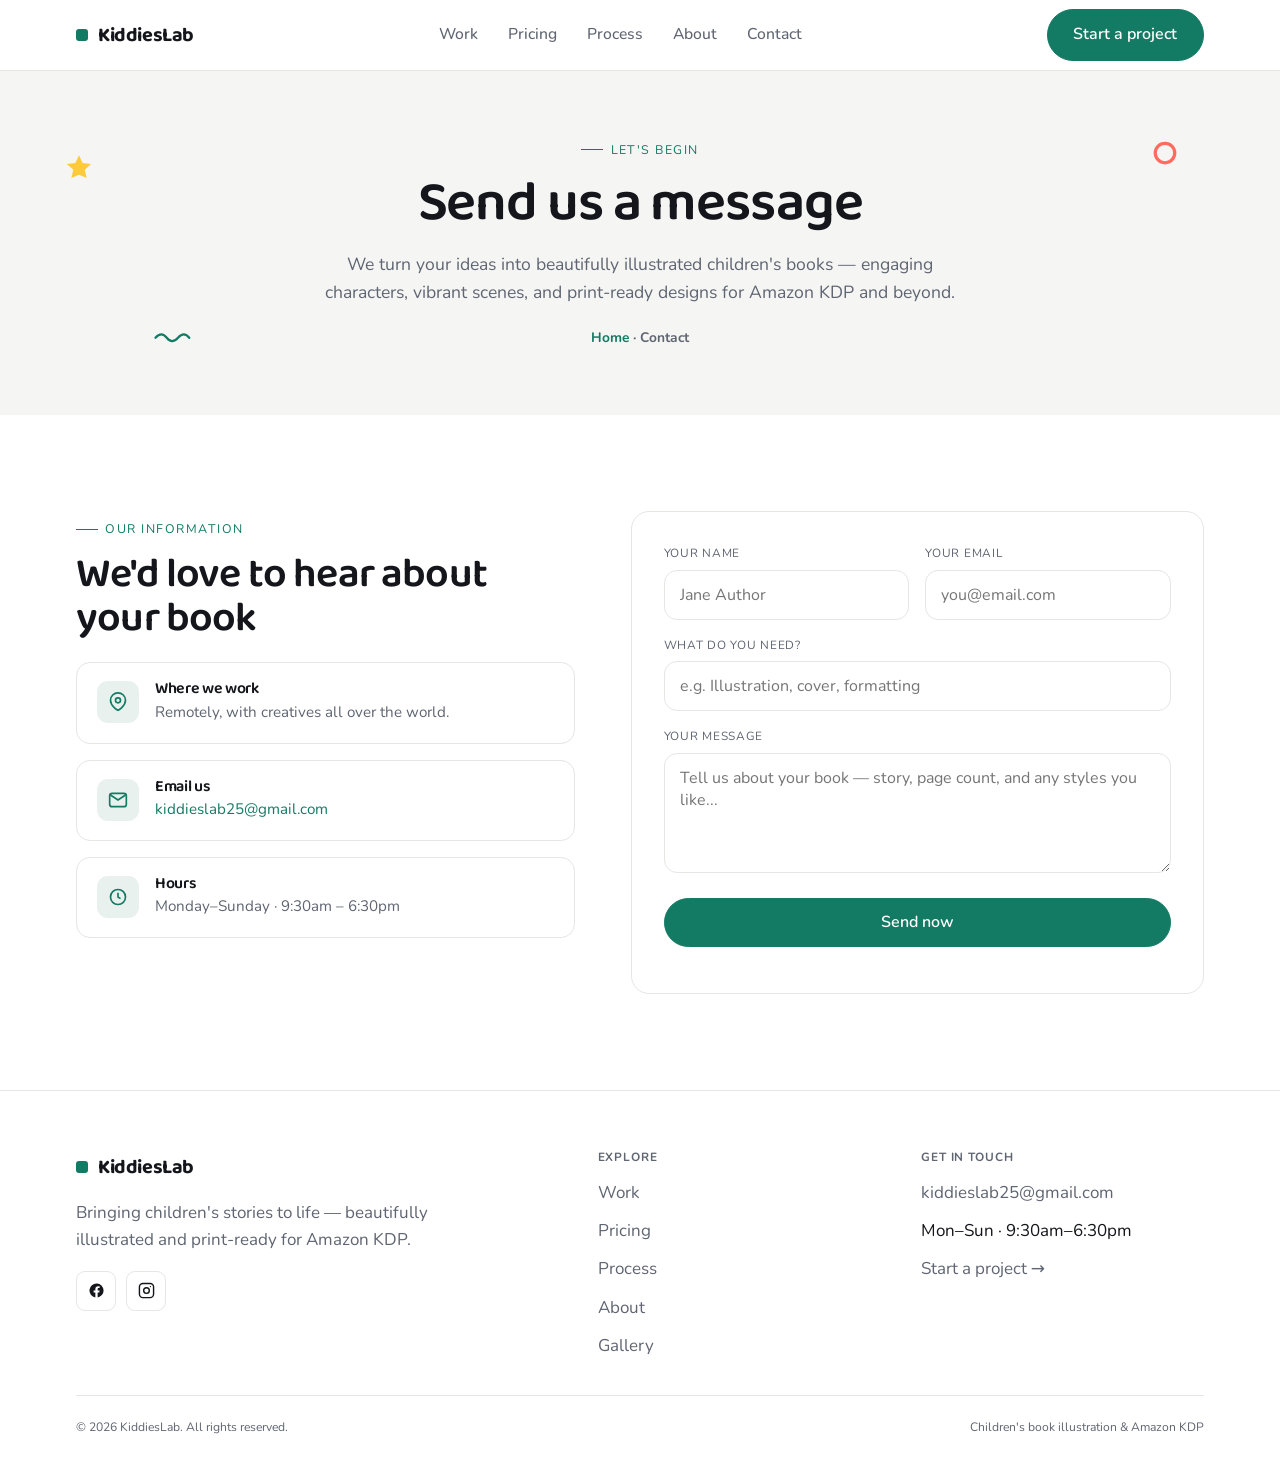
<file: contact.html>
<!doctype html>
<html lang="en">
<!doctype html>
<html lang="en">
<head>
<meta charset="utf-8">
<meta name="viewport" content="width=device-width, initial-scale=1">
<title>Contact — KiddiesLab</title>
<meta name="description" content="Tell us about your children's book. We turn ideas into beautifully illustrated, print-ready books for Amazon KDP.">
<link rel="icon" href="assets/img/favicon.png" type="image/png">
<link rel="preconnect" href="https://fonts.googleapis.com">
<link rel="preconnect" href="https://fonts.gstatic.com" crossorigin>
<link href="https://fonts.googleapis.com/css2?family=Baloo+2:wght@500;600;700;800&family=Nunito:wght@400;500;600;700;800&display=swap" rel="stylesheet">
<style>
:root{
  --bg:#FFFFFF;
  --surface:#F5F6F4;
  --ink:#15161B;
  --muted:#5F6571;
  --line:#E5E7E3;
  --accent:#137A63;
  --accent-d:#0E5E4C;
  --tint:#E8F1ED;
  --maxw:1180px;
  --pad:26px;
}
*{box-sizing:border-box}
html{scroll-behavior:smooth}
body{margin:0;background:var(--bg);color:var(--ink);font-family:"Nunito",system-ui,sans-serif;
  font-size:17px;line-height:1.6;-webkit-font-smoothing:antialiased;overflow-x:hidden}
h1,h2,h3,h4{font-family:"Baloo 2",cursive;font-weight:600;line-height:1.05;margin:0;letter-spacing:-.02em}
a{color:inherit;text-decoration:none}
img{max-width:100%;display:block}
.wrap{max-width:var(--maxw);margin:0 auto;padding:0 var(--pad)}
.muted{color:var(--muted)}
.lead{color:var(--muted);font-size:1.12rem;max-width:56ch}

/* index label (signature) */
.label{font-family:"Nunito",sans-serif;font-size:.78rem;letter-spacing:.12em;text-transform:uppercase;
  color:var(--accent);display:inline-flex;align-items:center;gap:.6em}
.label::before{content:"";width:22px;height:1px;background:var(--accent)}

/* buttons */
.btn{display:inline-flex;align-items:center;gap:.5em;font-family:"Nunito",sans-serif;font-weight:600;font-size:1rem;
  padding:.78em 1.6em;border-radius:999px;border:1px solid var(--ink);background:var(--bg);color:var(--ink);
  cursor:pointer;transition:background .18s,color .18s,border-color .18s,transform .18s}
.btn:hover{transform:translateY(-2px)}
.btn-fill{background:var(--accent);border-color:var(--accent);color:#fff}
.btn-fill:hover{background:var(--accent-d);border-color:var(--accent-d)}
.btn-ghost:hover{background:var(--ink);color:var(--bg)}
.btn:focus-visible{outline:2px solid var(--accent);outline-offset:3px}
.arrow{transition:transform .18s}
.btn:hover .arrow{transform:translateX(3px)}

/* header */
header{position:sticky;top:0;z-index:60;background:rgba(255,255,255,.82);backdrop-filter:blur(12px);border-bottom:1px solid var(--line)}
.nav{display:flex;align-items:center;justify-content:space-between;height:70px}
.brand{display:flex;align-items:center;gap:.5em;font-family:"Baloo 2",cursive;font-weight:700;font-size:1.25rem;letter-spacing:-.02em}
.brand i{width:12px;height:12px;border-radius:3px;background:var(--accent);display:inline-block}
nav.links{display:flex;gap:30px;font-weight:500;font-size:.98rem}
nav.links a{position:relative;color:var(--muted);transition:color .15s}
nav.links a:hover{color:var(--ink)}
.nav-cta{display:flex;align-items:center;gap:14px}
.burger{display:none;width:44px;height:40px;border:1px solid var(--line);border-radius:8px;background:none;cursor:pointer;
  flex-direction:column;align-items:center;justify-content:center;gap:4px}
.burger span{width:18px;height:2px;background:var(--ink);border-radius:2px}

/* hero */
.hero{padding:80px 0 70px}
.hero-grid{display:grid;grid-template-columns:1.05fr .95fr;gap:60px;align-items:center}
.hero h1{font-size:clamp(2.6rem,5.6vw,4.4rem);font-weight:600;margin:22px 0 22px}
.hero .lead{margin-bottom:32px}
.hero-btns{display:flex;flex-wrap:wrap;gap:14px;margin-bottom:38px}
.hero-meta{display:flex;gap:30px;flex-wrap:wrap;font-family:"Nunito",sans-serif;font-size:.82rem;color:var(--muted);
  padding-top:24px;border-top:1px solid var(--line)}
.hero-meta b{color:var(--ink);font-weight:700}
.hero-art{position:relative;border:1px solid var(--line);border-radius:16px;overflow:hidden;aspect-ratio:5/6;
  background:var(--surface)}
.hero-art img{width:100%;height:100%;object-fit:cover}
.hero-art .cap{position:absolute;left:16px;bottom:16px;background:rgba(255,255,255,.92);backdrop-filter:blur(4px);
  font-family:"Nunito",sans-serif;font-size:.72rem;letter-spacing:.06em;padding:7px 12px;border-radius:7px;border:1px solid var(--line)}
.hero-art .ph{position:absolute;inset:0;display:grid;place-items:center;color:var(--muted);font-family:"Nunito",sans-serif;font-size:.8rem}

/* marquee proof */
.proof{background:var(--surface)}
.proof .wrap{display:flex;flex-wrap:wrap;gap:14px 40px;justify-content:center;padding:20px var(--pad);
  font-family:"Nunito",sans-serif;font-size:.8rem;letter-spacing:.08em;text-transform:uppercase;color:var(--muted)}
.proof span{display:inline-flex;align-items:center;gap:12px}
.proof span::before{content:"";width:5px;height:5px;border-radius:50%;background:var(--accent)}

/* section frame */
.section{padding:96px 0}
.section.alt{background:var(--surface)}
.shead{display:flex;justify-content:space-between;align-items:flex-end;gap:30px;margin-bottom:50px;flex-wrap:wrap}
.shead h2{font-size:clamp(1.9rem,3.6vw,2.7rem);font-weight:600;max-width:18ch}
.shead .label{margin-bottom:16px}

/* services list */
.svc-grid{display:grid;grid-template-columns:repeat(2,1fr);gap:0;border-top:1px solid var(--line)}
.svc{display:grid;grid-template-columns:auto 1fr;gap:26px;padding:34px 6px;border-bottom:1px solid var(--line);
  align-items:start;transition:padding-left .2s}
.svc:nth-child(odd){border-right:1px solid var(--line);padding-right:40px}
.svc:nth-child(even){padding-left:40px}
.svc:hover{padding-left:14px}
.svc:nth-child(even):hover{padding-left:54px}
.svc .no{font-family:"Nunito",sans-serif;color:var(--accent);font-size:.85rem;padding-top:4px}
.svc h3{font-size:1.3rem;font-weight:600;margin-bottom:8px}
.svc p{margin:0;color:var(--muted);font-size:1rem}

/* work gallery */
.gal{display:grid;grid-template-columns:repeat(3,1fr);gap:16px}
.tile{position:relative;aspect-ratio:5/6;border:1px solid var(--line);border-radius:14px;overflow:hidden;background:var(--surface)}
.tile img{width:100%;height:100%;object-fit:cover;transition:transform .5s ease}
.tile:hover img{transform:scale(1.05)}
.tile .ph{position:absolute;inset:0;display:grid;place-items:center;color:var(--muted);font-family:"Nunito",sans-serif;font-size:.8rem}
.tile .cap{position:absolute;left:0;right:0;bottom:0;padding:14px 16px;color:#fff;font-family:"Nunito",sans-serif;
  font-size:.74rem;letter-spacing:.06em;background:linear-gradient(transparent,rgba(21,22,27,.78));opacity:0;transition:opacity .25s}
.tile:hover .cap{opacity:1}

/* pricing */
.pricing{display:grid;grid-template-columns:repeat(4,1fr);gap:18px}
.plan{display:flex;flex-direction:column;border:1px solid var(--line);border-radius:16px;padding:28px 26px;background:var(--bg);
  transition:transform .2s,box-shadow .2s}
.plan:hover{transform:translateY(-5px);box-shadow:0 18px 40px -24px rgba(21,22,27,.28)}
.plan.feat{border-color:var(--accent);background:var(--bg);position:relative}
.plan.feat::after{content:"Most requested";position:absolute;top:-11px;left:26px;background:var(--accent);color:#fff;
  font-family:"Nunito",sans-serif;font-size:.68rem;letter-spacing:.08em;text-transform:uppercase;padding:4px 10px;border-radius:6px}
.plan h3{font-size:1.18rem;font-weight:600;margin-bottom:6px}
.plan .pdesc{color:var(--muted);font-size:.93rem;margin:0 0 20px;min-height:2.4em}
.plan .price{font-family:"Baloo 2",cursive;font-weight:700;font-size:2.6rem;line-height:1;letter-spacing:-.03em}
.plan .per{font-family:"Nunito",sans-serif;font-size:.78rem;color:var(--muted);margin:6px 0 22px}
.spec{list-style:none;padding:0;margin:0 0 26px;display:grid;gap:10px;font-size:.9rem}
.spec li{display:flex;justify-content:space-between;font-family:"Nunito",sans-serif;font-size:.8rem;color:var(--muted);
  padding-bottom:10px;border-bottom:1px solid var(--line)}
.spec li b{color:var(--ink);font-weight:700}
.plan .btn{margin-top:auto;justify-content:center;width:100%}

/* process */
.steps{display:grid;grid-template-columns:repeat(3,1fr);gap:0;border-top:1px solid var(--line)}
.pstep{padding:36px 30px 36px 0;border-bottom:1px solid var(--line)}
.pstep:not(:last-child){border-right:1px solid var(--line);padding-right:40px}
.pstep:not(:first-child){padding-left:40px}
.pstep .no{font-family:"Nunito",sans-serif;color:var(--accent);font-size:.85rem;margin-bottom:18px;display:block}
.pstep h3{font-size:1.35rem;font-weight:600;margin-bottom:10px}
.pstep p{margin:0;color:var(--muted)}

/* stats */
.stats{display:grid;grid-template-columns:repeat(4,1fr);gap:18px}
.stat{padding:30px 24px;border:1px solid var(--line);border-radius:14px;background:var(--bg)}
.stat .num{font-family:"Baloo 2",cursive;font-weight:700;font-size:3rem;line-height:1;letter-spacing:-.03em}
.stat p{margin:8px 0 0;font-family:"Nunito",sans-serif;font-size:.78rem;text-transform:uppercase;letter-spacing:.06em;color:var(--muted)}

/* order */
.order-grid{display:grid;grid-template-columns:1fr 1.15fr;gap:56px;align-items:start}
.order-grid h2{font-size:clamp(2rem,4vw,3rem);font-weight:600;margin:18px 0 18px}
.contactline{font-family:"Nunito",sans-serif;font-size:.85rem;color:var(--muted);margin-top:26px;display:grid;gap:8px}
.contactline a{color:var(--accent)}
form.order{border:1px solid var(--line);border-radius:18px;padding:32px;background:var(--bg)}
.frow{display:grid;grid-template-columns:1fr 1fr;gap:16px}
.field{margin-bottom:16px}
label{display:block;font-family:"Nunito",sans-serif;font-size:.74rem;letter-spacing:.06em;text-transform:uppercase;color:var(--muted);margin-bottom:7px}
input,textarea{width:100%;font-family:"Nunito",sans-serif;font-size:1rem;padding:13px 15px;border:1px solid var(--line);
  border-radius:13px;background:var(--bg);color:var(--ink);transition:border-color .15s}
input:focus,textarea:focus{outline:none;border-color:var(--accent)}
textarea{min-height:120px;resize:vertical}
.formmsg{margin:14px 0 0;font-family:"Nunito",sans-serif;font-size:.85rem}
.formmsg.ok{color:var(--accent)}.formmsg.err{color:#C0392B}

/* footer */
footer{border-top:1px solid var(--line);padding:60px 0 30px}
.fgrid{display:grid;grid-template-columns:1.7fr 1fr 1fr;gap:40px;padding-bottom:36px;border-bottom:1px solid var(--line)}
footer h4{font-family:"Nunito",sans-serif;font-size:.74rem;letter-spacing:.08em;text-transform:uppercase;color:var(--muted);margin-bottom:16px;font-weight:700}
.fmenu{list-style:none;padding:0;margin:0;display:grid;gap:11px}
.fmenu a{color:var(--muted)}.fmenu a:hover{color:var(--ink)}
.social{display:flex;gap:10px;margin-top:18px}
.social a{width:40px;height:40px;border:1px solid var(--line);border-radius:9px;display:grid;place-items:center;color:var(--ink);transition:.18s}
.social a:hover{background:var(--accent);border-color:var(--accent);color:#fff}
.copy{padding-top:22px;display:flex;justify-content:space-between;flex-wrap:wrap;gap:10px;
  font-family:"Nunito",sans-serif;font-size:.76rem;color:var(--muted)}

.reveal{opacity:0;transform:translateY(20px);transition:opacity .6s ease,transform .6s ease}
.reveal.in{opacity:1;transform:none}

@media(max-width:920px){
  .hero-grid{grid-template-columns:1fr;gap:40px}
  .hero-art{max-width:440px}
  .svc-grid{grid-template-columns:1fr}
  .svc,.svc:nth-child(odd){border-right:none;padding:30px 6px}
  .svc:nth-child(even){padding-left:6px}
  .gal{grid-template-columns:repeat(2,1fr)}
  .pricing{grid-template-columns:repeat(2,1fr)}
  .steps{grid-template-columns:1fr}
  .pstep,.pstep:not(:last-child){border-right:none;padding:30px 0}
  .pstep:not(:first-child){padding-left:0}
  .stats{grid-template-columns:repeat(2,1fr)}
  .order-grid{grid-template-columns:1fr;gap:34px}
  .fgrid{grid-template-columns:1fr;gap:28px}
}
@media(max-width:620px){
  nav.links,.nav-cta .btn{display:none}
  .burger{display:flex}
  nav.links.open{display:flex;position:absolute;top:70px;left:0;right:0;flex-direction:column;background:var(--bg);
    border-bottom:1px solid var(--line);padding:18px var(--pad);gap:16px}
  .section{padding:64px 0}
  .gal,.pricing,.stats{grid-template-columns:1fr}
  .frow{grid-template-columns:1fr}
  .hero-btns .btn{flex:1;justify-content:center}
}
@media(prefers-reduced-motion:reduce){*{animation:none!important;transition:none!important;scroll-behavior:auto}.reveal{opacity:1;transform:none}}

/* playful shapes */
:root{--c-sun:#FFC93C;--c-coral:#FF6B5E;--c-sky:#54B8E0}
.wrap{position:relative;z-index:1}
.shapes{position:absolute;inset:0;overflow:hidden;pointer-events:none;z-index:0}
.shapes .sh{position:absolute;display:block;animation:bob 6s ease-in-out infinite}
.shapes .spin{animation:spin 20s linear infinite}
.shapes .blob{position:absolute;border-radius:50%;opacity:.45}
@keyframes bob{0%,100%{transform:translateY(0) rotate(0)}50%{transform:translateY(-13px) rotate(9deg)}}
@keyframes spin{to{transform:rotate(360deg)}}
@media(max-width:620px){.shapes .sh{transform:scale(.8)}.shapes .hide-sm{display:none}}
@media(prefers-reduced-motion:reduce){.shapes .sh,.shapes .spin{animation:none}}

/* wavy section edges */
.section.alt,.proof{position:relative}
.section.alt::before,.section.alt::after,.proof::before,.proof::after{
  content:"";position:absolute;left:0;width:100%;height:30px;background:var(--surface);
  z-index:1;pointer-events:none;
  -webkit-mask:url("data:image/svg+xml;utf8,<svg xmlns='http://www.w3.org/2000/svg' width='40' height='40' viewBox='0 0 40 40' preserveAspectRatio='none'><path d='M0 15 q10 -15 20 0 t20 0 V40 H0 Z' fill='white'/></svg>") repeat-x;mask:url("data:image/svg+xml;utf8,<svg xmlns='http://www.w3.org/2000/svg' width='40' height='40' viewBox='0 0 40 40' preserveAspectRatio='none'><path d='M0 15 q10 -15 20 0 t20 0 V40 H0 Z' fill='white'/></svg>") repeat-x;
  -webkit-mask-size:44px 30px;mask-size:44px 30px}
.section.alt::before,.proof::before{top:-29px}
.section.alt::after,.proof::after{bottom:-29px;transform:scaleY(-1)}
</style>
<style>
.phero{position:relative;background:var(--surface);padding:60px 0 66px;text-align:center;overflow:hidden}
.phero .label{justify-content:center}
.phero h1{font-size:clamp(2.3rem,5vw,3.5rem);margin:16px 0 16px}
.phero p{max-width:58ch;margin:0 auto;color:var(--muted);font-size:1.1rem}
.crumb{font-weight:700;font-size:.86rem;color:var(--muted);margin-top:20px}
.crumb a{color:var(--accent)}
.phero::after{content:"";position:absolute;left:0;bottom:-29px;width:100%;height:30px;background:var(--surface);
  z-index:1;pointer-events:none;-webkit-mask:url("data:image/svg+xml;utf8,<svg xmlns='http://www.w3.org/2000/svg' width='40' height='40' viewBox='0 0 40 40' preserveAspectRatio='none'><path d='M0 15 q10 -15 20 0 t20 0 V40 H0 Z' fill='white'/></svg>") repeat-x;mask:url("data:image/svg+xml;utf8,<svg xmlns='http://www.w3.org/2000/svg' width='40' height='40' viewBox='0 0 40 40' preserveAspectRatio='none'><path d='M0 15 q10 -15 20 0 t20 0 V40 H0 Z' fill='white'/></svg>") repeat-x;
  -webkit-mask-size:44px 30px;mask-size:44px 30px;transform:scaleY(-1)}
.about2{display:grid;grid-template-columns:1.1fr .9fr;gap:50px;align-items:center}
.about2 .art{border:1px solid var(--line);border-radius:18px;overflow:hidden;aspect-ratio:5/6;background:var(--surface)}
.about2 .art img{width:100%;height:100%;object-fit:cover}
.team{display:grid;grid-template-columns:repeat(4,1fr);gap:18px}
.member{border:1px solid var(--line);border-radius:18px;padding:24px;background:var(--bg);transition:transform .2s}
.member:hover{transform:translateY(-5px)}
.ava{width:64px;height:64px;border-radius:50%;background:var(--tint);color:var(--accent);display:grid;place-items:center;
  font-family:"Baloo 2",cursive;font-weight:700;font-size:1.5rem;margin-bottom:14px}
.member h3{font-size:1.15rem;margin-bottom:4px}
.member .role{color:var(--accent);font-weight:700;font-size:.85rem;margin-bottom:10px}
.member p{margin:0;color:var(--muted);font-size:.92rem}
.quotes{display:grid;grid-template-columns:repeat(3,1fr);gap:18px}
.quote{border:1px solid var(--line);border-radius:18px;padding:28px;background:var(--bg);position:relative}
.quote .qm{font-family:"Baloo 2",cursive;font-size:3rem;line-height:.6;color:var(--accent);opacity:.35}
.quote h3{font-size:1.15rem;margin:6px 0 10px}
.quote p{margin:0 0 16px;color:var(--muted)}
.quote .who{font-weight:700}.quote .who span{display:block;color:var(--muted);font-weight:500;font-size:.85rem}
.steps.four{grid-template-columns:repeat(4,1fr)}
.cta-band{text-align:center}
.cta-band h2{font-size:clamp(2rem,4vw,2.8rem);margin-bottom:16px}
.cta-band p{max-width:54ch;margin:0 auto 26px;color:var(--muted)}
.info{display:grid;gap:16px}
.info .row{display:flex;gap:16px;align-items:flex-start;border:1px solid var(--line);border-radius:14px;padding:18px 20px;background:var(--bg)}
.info .ico{width:42px;height:42px;border-radius:11px;background:var(--tint);color:var(--accent);display:grid;place-items:center;flex:none}
.info h4{font-family:"Baloo 2",cursive;font-size:1rem;margin:0 0 2px}
.info .row p{margin:0;color:var(--muted);font-size:.95rem}
.info a{color:var(--accent)}
.gal.g4{grid-template-columns:repeat(4,1fr)}
.gal.g4 .tile{cursor:pointer}
.lb{position:fixed;inset:0;background:rgba(21,22,27,.92);display:none;place-items:center;z-index:200;padding:28px}
.lb.open{display:grid}
.lb img{max-width:90vw;max-height:88vh;border-radius:14px;border:3px solid #fff}
.lb .x{position:absolute;top:20px;right:24px;color:#fff;font-size:2rem;cursor:pointer;font-family:"Baloo 2",cursive;line-height:1}
@media(max-width:920px){.about2{grid-template-columns:1fr;gap:30px}.team{grid-template-columns:repeat(2,1fr)}
 .quotes{grid-template-columns:1fr}.steps.four{grid-template-columns:1fr}.gal.g4{grid-template-columns:repeat(2,1fr)}}
@media(max-width:620px){.team{grid-template-columns:1fr}.gal.g4{grid-template-columns:1fr}}
</style>
</head>
<body>
<header>
  <div class="wrap nav">
    <a class="brand" href="index.html"><i></i>KiddiesLab</a>
    <nav class="links" id="menu">
      <a href="index.html#work">Work</a>
      <a href="index.html#pricing">Pricing</a>
      <a href="index.html#process">Process</a>
      <a href="about.html">About</a>
      <a href="contact.html">Contact</a>
    </nav>
    <div class="nav-cta">
      <a href="#form" class="btn btn-fill">Start a project</a>
      <button class="burger" id="burger" aria-label="Menu"><span></span><span></span><span></span></button>
    </div>
  </div>
</header>

<section class="phero">
  <div class="shapes" aria-hidden="true"><span class='sh' style='top:24%;left:5%;width:30px'><svg viewBox='0 0 24 24' fill='var(--c-sun)'><path d='M12 1.8l2.9 6.2 6.8.7-5.1 4.6 1.5 6.7L12 17.4 5.9 20l1.5-6.7L2.3 8.7l6.8-.7z'/></svg></span><span class='sh spin' style='top:20%;right:8%;width:26px'><svg viewBox='0 0 24 24' fill='none' stroke='var(--c-coral)' stroke-width='3'><circle cx='12' cy='12' r='9'/></svg></span><span class='sh hide-sm' style='bottom:18%;left:12%;width:48px;animation-delay:.6s'><svg viewBox='0 0 64 18' fill='none' stroke='var(--accent)' stroke-width='3' stroke-linecap='round'><path d='M2 9q8-9 15 0t15 0 15 0'/></svg></span></div>
  <div class="wrap">
    <span class="label">Let's begin</span>
    <h1>Send us a message</h1>
    <p>We turn your ideas into beautifully illustrated children's books — engaging characters, vibrant scenes, and print-ready designs for Amazon KDP and beyond.</p>
    <div class="crumb"><a href="index.html">Home</a> · Contact</div>
  </div>
</section>

<section class="section" id="form">
  <div class="wrap">
    <div class="order-grid">
      <div class="reveal">
        <span class="label">Our information</span>
        <h2 style="font-size:clamp(1.9rem,3.6vw,2.6rem);margin:14px 0 22px">We'd love to hear about your book</h2>
        <div class="info">
          <div class="row"><div class="ico"><svg width="20" height="20" viewBox="0 0 24 24" fill="none" stroke="currentColor" stroke-width="2"><path d="M21 10c0 7-9 12-9 12s-9-5-9-12a9 9 0 0 1 18 0z"/><circle cx="12" cy="10" r="3"/></svg></div><div><h4>Where we work</h4><p>Remotely, with creatives all over the world.</p></div></div>
          <div class="row"><div class="ico"><svg width="20" height="20" viewBox="0 0 24 24" fill="none" stroke="currentColor" stroke-width="2"><rect x="2" y="4" width="20" height="16" rx="3"/><path d="m3 6 9 6 9-6"/></svg></div><div><h4>Email us</h4><p><a href="mailto:kiddieslab25@gmail.com">kiddieslab25@gmail.com</a></p></div></div>
          <div class="row"><div class="ico"><svg width="20" height="20" viewBox="0 0 24 24" fill="none" stroke="currentColor" stroke-width="2"><circle cx="12" cy="12" r="9"/><path d="M12 7v5l3 2"/></svg></div><div><h4>Hours</h4><p>Monday–Sunday · 9:30am – 6:30pm</p></div></div>
        </div>
      </div>
      <form class="order reveal" action="https://formspree.io/f/mrergoro" method="POST">
        <div class="frow">
          <div class="field"><label for="name">Your name</label><input id="name" name="Name" type="text" placeholder="Jane Author" required></div>
          <div class="field"><label for="email">Your email</label><input id="email" name="Email" type="email" placeholder="you@email.com" required></div>
        </div>
        <div class="field"><label for="pkg">What do you need?</label><input id="pkg" name="Package" type="text" placeholder="e.g. Illustration, cover, formatting"></div>
        <div class="field"><label for="msg">Your message</label><textarea id="msg" name="Message" placeholder="Tell us about your book — story, page count, and any styles you like..." required></textarea></div>
        <button type="submit" class="btn btn-fill" style="width:100%;justify-content:center">Send now</button>
        <p class="formmsg" id="formmsg"></p>
      </form>
    </div>
  </div>
</section>

<footer>
  <div class="wrap">
    <div class="fgrid">
      <div>
        <a class="brand" href="index.html"><i></i>KiddiesLab</a>
        <p class="muted" style="margin:16px 0 0;max-width:36ch">Bringing children's stories to life — beautifully illustrated and print-ready for Amazon KDP.</p>
        <div class="social">
          <a href="https://www.facebook.com/share/1ELShEv9VH/?mibextid=LQQJ4d" aria-label="Facebook"><svg width="17" height="17" viewBox="0 0 24 24" fill="currentColor"><path d="M22 12a10 10 0 1 0-11.6 9.9v-7H7.9V12h2.5V9.8c0-2.5 1.5-3.9 3.8-3.9 1.1 0 2.2.2 2.2.2v2.5h-1.2c-1.2 0-1.6.8-1.6 1.6V12h2.7l-.4 2.9h-2.3v7A10 10 0 0 0 22 12z"/></svg></a>
          <a href="https://www.instagram.com/kiddieslab_?igsh=MTBuODVjdjBvNGd0bg%3D%3D&utm_source=qr" aria-label="Instagram"><svg width="17" height="17" viewBox="0 0 24 24" fill="none" stroke="currentColor" stroke-width="2"><rect x="2" y="2" width="20" height="20" rx="5"/><circle cx="12" cy="12" r="4"/><circle cx="17.5" cy="6.5" r="1" fill="currentColor" stroke="none"/></svg></a>
        </div>
      </div>
      <div>
        <h4>Explore</h4>
        <ul class="fmenu">
          <li><a href="index.html#work">Work</a></li>
          <li><a href="index.html#pricing">Pricing</a></li>
          <li><a href="index.html#process">Process</a></li>
          <li><a href="about.html">About</a></li>
          <li><a href="gallery.html">Gallery</a></li>
        </ul>
      </div>
      <div>
        <h4>Get in touch</h4>
        <ul class="fmenu">
          <li><a href="mailto:kiddieslab25@gmail.com">kiddieslab25@gmail.com</a></li>
          <li>Mon–Sun · 9:30am–6:30pm</li>
          <li><a href="#form">Start a project →</a></li>
        </ul>
      </div>
    </div>
    <div class="copy">
      <span>© 2026 KiddiesLab. All rights reserved.</span>
      <span>Children's book illustration &amp; Amazon KDP</span>
    </div>
  </div>
</footer>
<script>
var burger=document.getElementById('burger'),menu=document.getElementById('menu');
burger&&burger.addEventListener('click',function(){menu.classList.toggle('open')});
menu&&menu.addEventListener('click',function(e){if(e.target.tagName==='A')menu.classList.remove('open')});

document.addEventListener('click',function(e){
  var b=e.target.closest('.order-btn');if(!b)return;
  var f=document.getElementById('pkg');if(f)f.value=b.getAttribute('data-package');
});

var io=new IntersectionObserver(function(es){
  es.forEach(function(en){if(en.isIntersecting){en.target.classList.add('in');io.unobserve(en.target);}});
},{threshold:.12});
document.querySelectorAll('.reveal').forEach(function(el){io.observe(el)});

var counted=false;
function countUp(){
  if(counted)return;var s=document.querySelector('.stats');if(!s)return;
  if(s.getBoundingClientRect().top>window.innerHeight-80)return;counted=true;
  document.querySelectorAll('.num').forEach(function(el){
    var t=+el.dataset.count,c=0,step=Math.max(1,Math.round(t/40));
    var iv=setInterval(function(){c+=step;if(c>=t){c=t;clearInterval(iv)}el.textContent=c},26);
  });
}
window.addEventListener('scroll',countUp);window.addEventListener('load',countUp);

var form=document.querySelector('form.order'),msg=document.getElementById('formmsg');
form&&form.addEventListener('submit',function(e){
  e.preventDefault();msg.textContent='Sending…';msg.className='formmsg';
  fetch(form.action,{method:'POST',body:new FormData(form),headers:{'Accept':'application/json'}})
  .then(function(r){
    if(r.ok){form.reset();msg.textContent='Thank you — we\'ll reply with samples, a quote and a timeline.';msg.className='formmsg ok';}
    else{msg.textContent='Something went wrong. Please email kiddieslab25@gmail.com.';msg.className='formmsg err';}
  }).catch(function(){msg.textContent='Network error. Please email kiddieslab25@gmail.com.';msg.className='formmsg err';});
});
</script>
</body></html>
</file>
